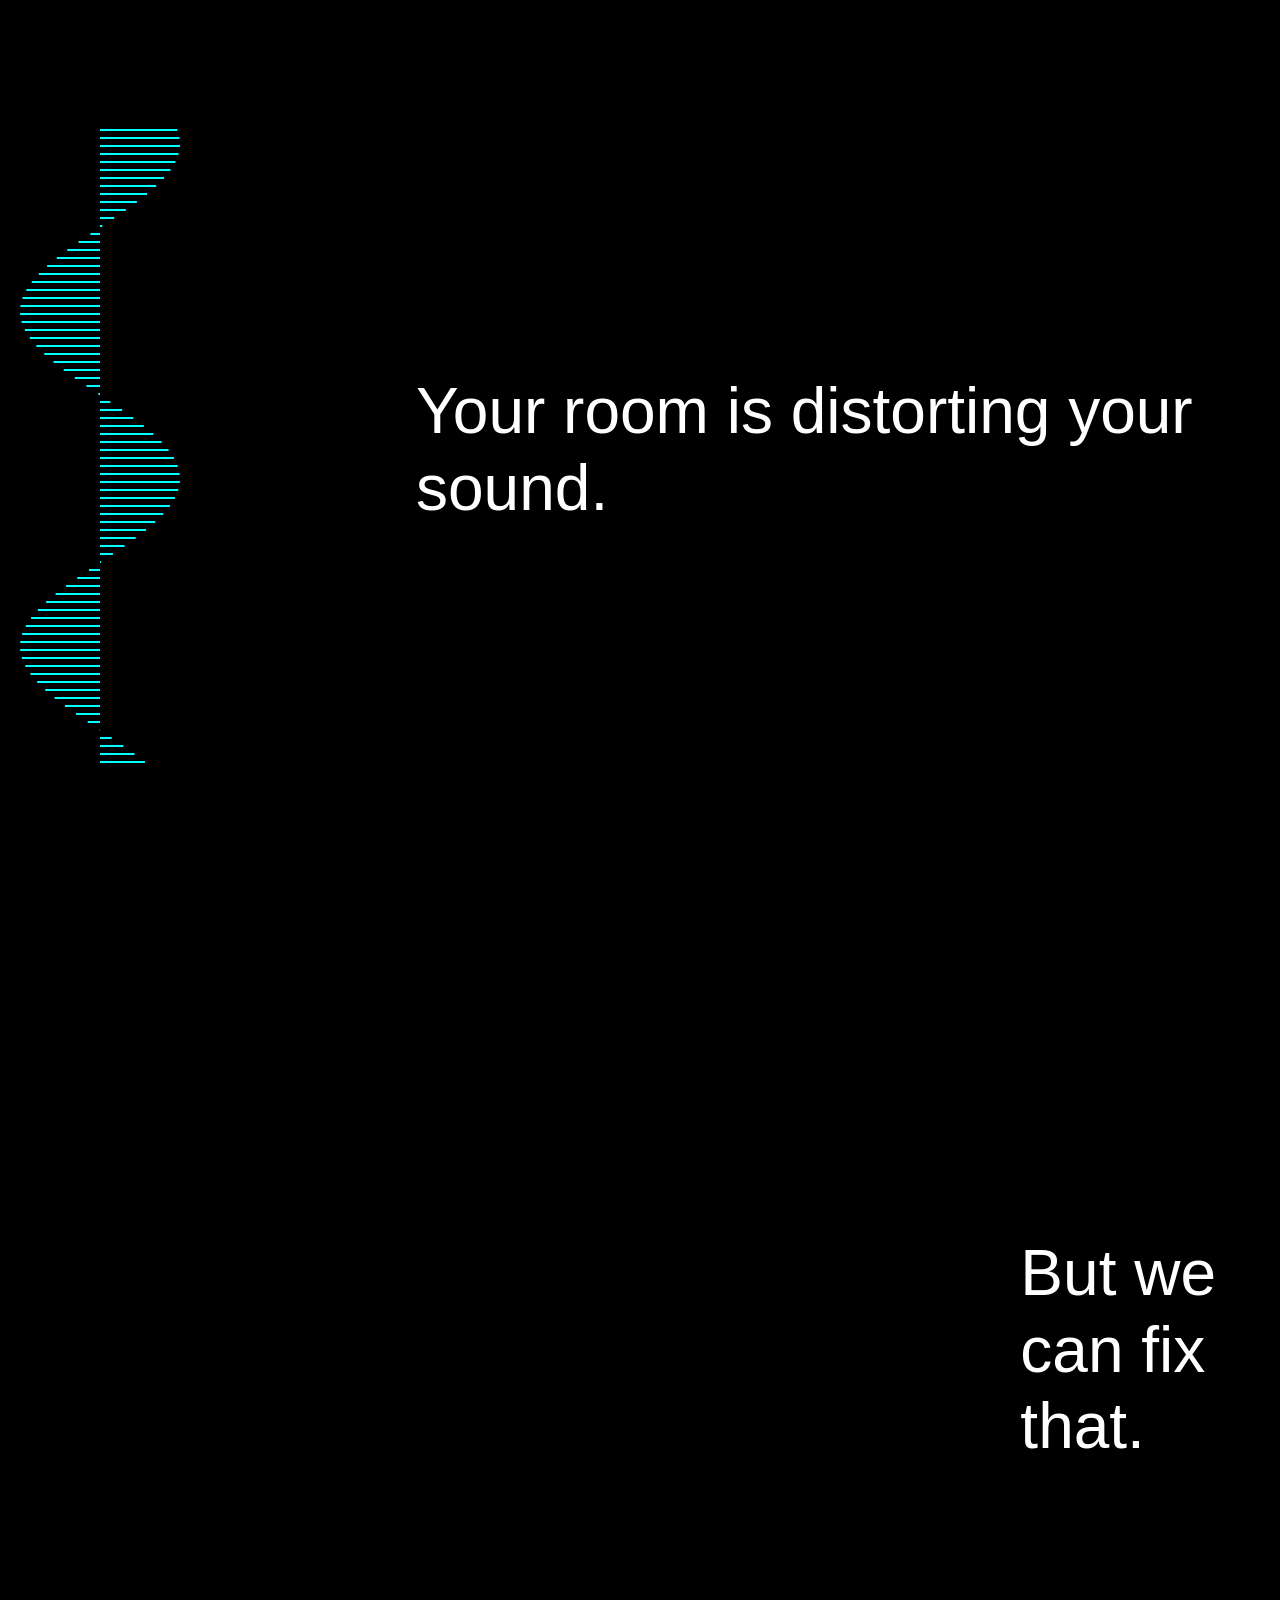
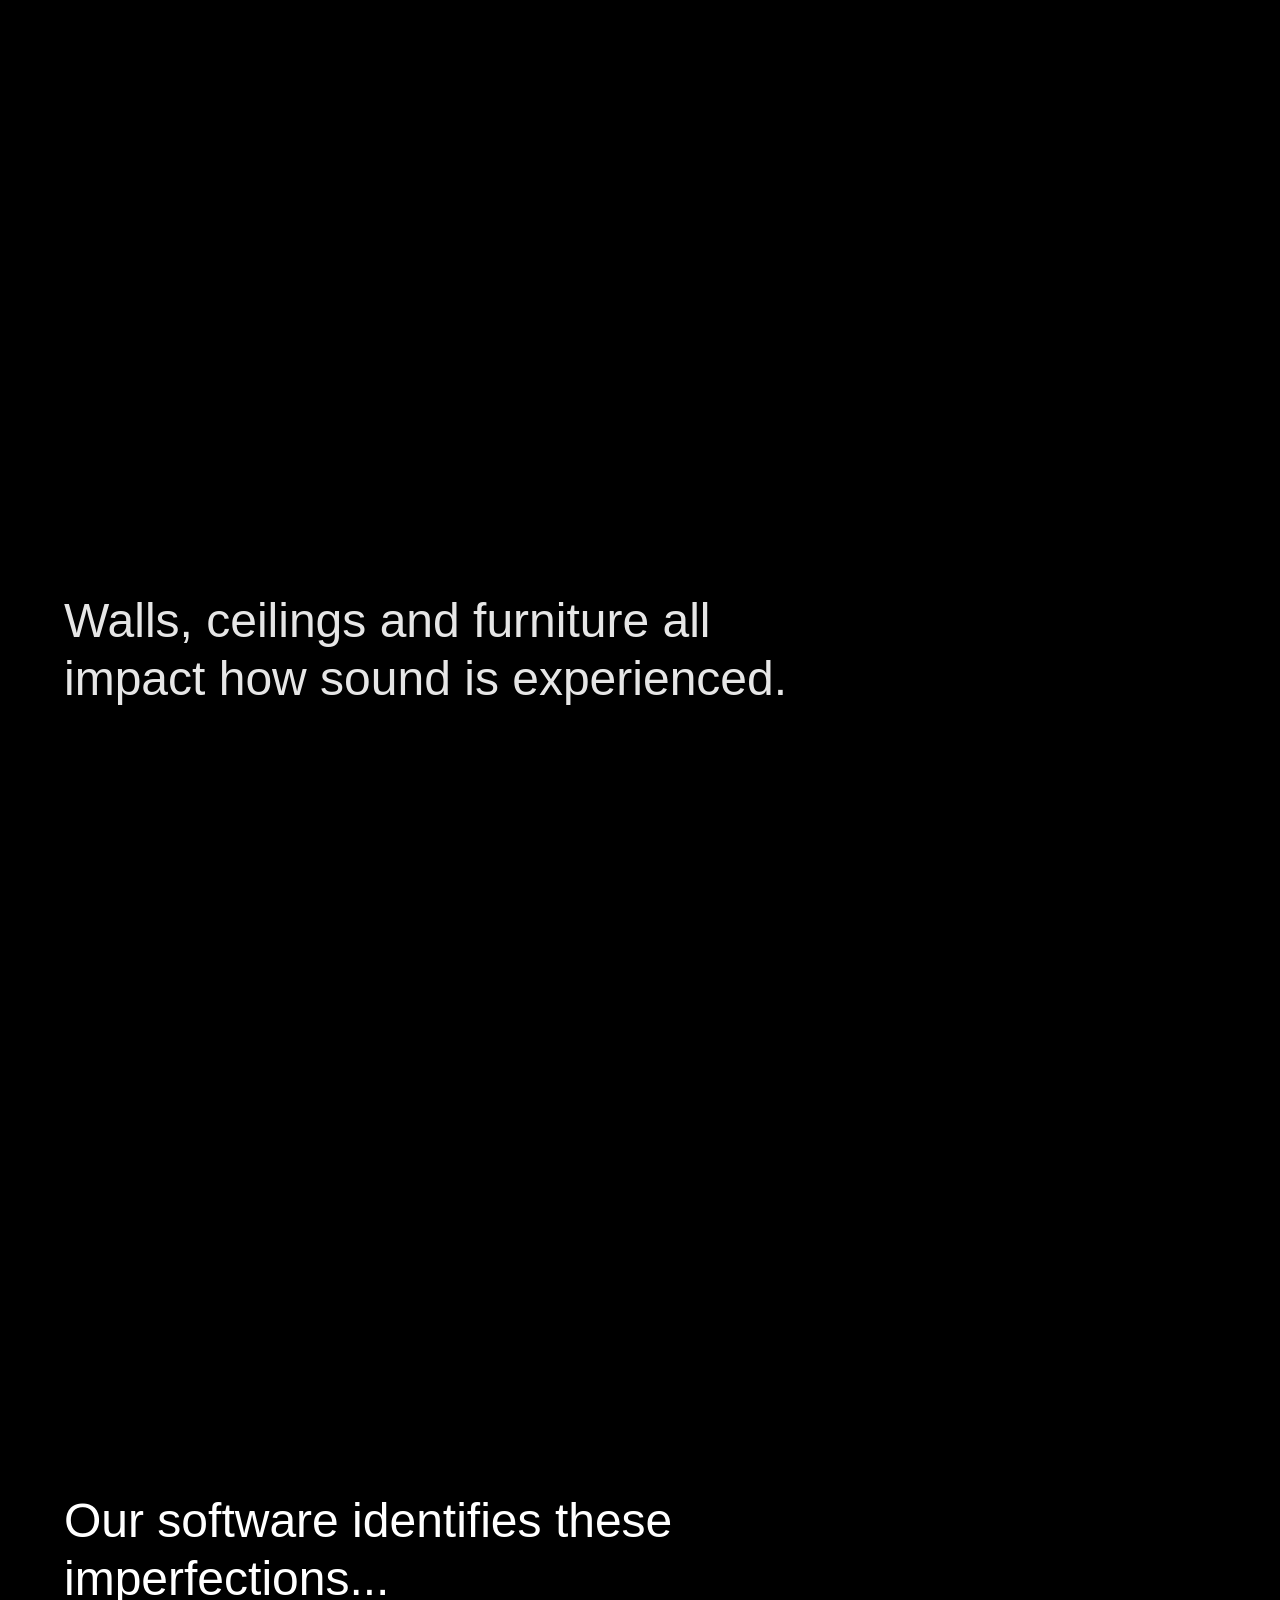
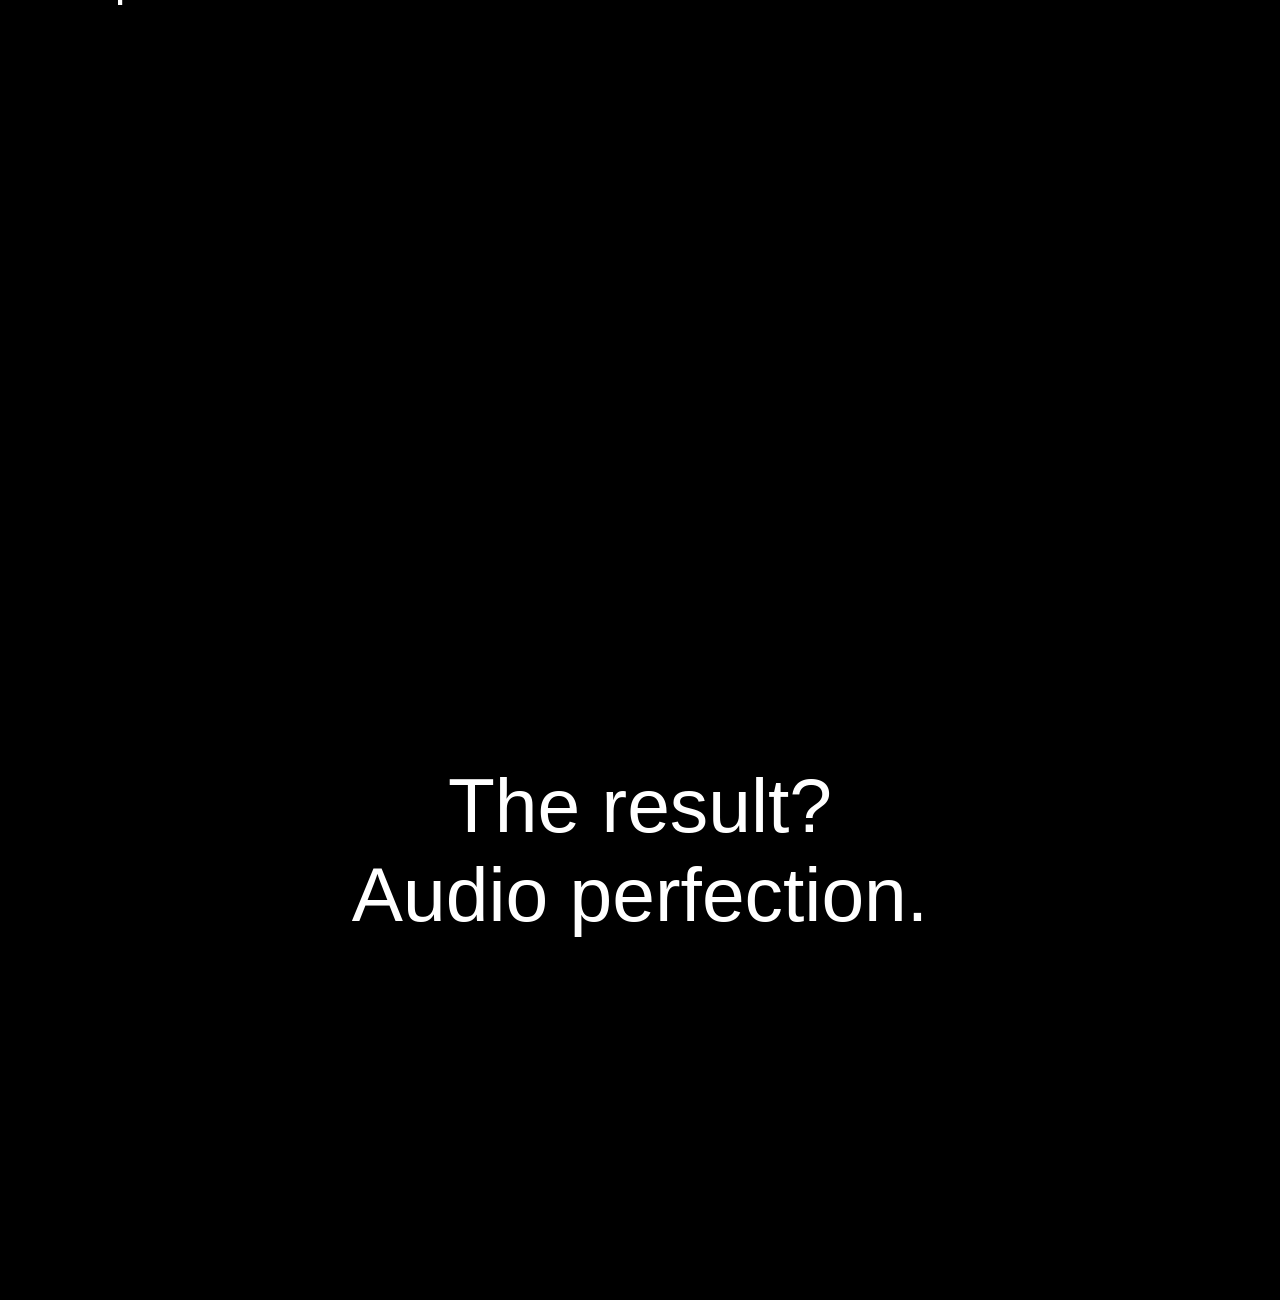
<file: desktop-folders/х╜Тцбг/dirac-wave-clone/index.html>
<!DOCTYPE html>
<html lang="zh-CN">
<head>
  <meta charset="UTF-8">
  <meta name="viewport" content="width=device-width, initial-scale=1.0">
  <title>Dirac 声波动画 - 1:1 复刻</title>
  <style>
    * {
      margin: 0;
      padding: 0;
      box-sizing: border-box;
    }

    body {
      font-family: -apple-system, BlinkMacSystemFont, "Segoe UI", "Helvetica Neue", Arial, sans-serif;
      background-color: #000;
      color: #fff;
      overflow-x: hidden;
    }

    /* 波形区域 */
    .wave-section {
      position: relative;
      height: 400vh; /* 4倍屏高，提供滚动空间 */
    }

    /* 粘性Canvas容器 */
    .canvas-container {
      position: sticky;
      top: 0;
      height: 100vh;
      width: 100%;
      overflow: hidden;
      z-index: 0;
    }

    #waveCanvas {
      position: absolute;
      top: 0;
      left: 0;
      width: 100%;
      height: 100%;
      pointer-events: none;
    }

    /* 文字内容层 */
    .content-overlay {
      position: absolute;
      top: 0;
      left: 0;
      width: 100%;
      height: 100%;
      z-index: 10;
      pointer-events: none;
    }

    .screen {
      height: 100vh;
      display: flex;
      align-items: center;
      padding: 0 4rem;
    }

    .screen-1 { justify-content: flex-end; }
    .screen-2 { justify-content: flex-end; }
    .screen-3 { justify-content: flex-start; }
    .screen-4 { justify-content: flex-start; }

    .text-content {
      max-width: 800px;
      font-weight: 300;
      line-height: 1.2;
    }

    .screen-1 .text-content {
      font-size: clamp(2rem, 5vw, 4rem);
    }

    .screen-2 .text-content {
      font-size: clamp(2rem, 5vw, 4rem);
    }

    .screen-3 .text-content {
      font-size: clamp(1.5rem, 4vw, 3rem);
      opacity: 0.9;
    }

    .screen-4 .text-content {
      font-size: clamp(1.5rem, 4vw, 3rem);
    }

    /* 后续内容区 */
    .result-section {
      height: 100vh;
      display: flex;
      align-items: center;
      justify-content: center;
      padding: 0 2rem;
      text-align: center;
    }

    .result-section h1 {
      font-size: clamp(2.5rem, 6vw, 5rem);
      font-weight: 300;
    }

    /* 调试信息 */
    .debug-info {
      position: fixed;
      top: 20px;
      left: 20px;
      background: rgba(0, 0, 0, 0.8);
      padding: 15px;
      border-radius: 8px;
      font-family: monospace;
      font-size: 14px;
      z-index: 1000;
      display: none; /* 默认隐藏，按D键显示 */
    }

    .debug-info.show {
      display: block;
    }

    /* 响应式 */
    @media (max-width: 768px) {
      .screen {
        padding: 0 2rem;
      }
    }
  </style>
</head>
<body>

  <!-- 调试信息面板 -->
  <div class="debug-info" id="debugInfo">
    <div>滚动进度: <span id="progressText">0.0%</span></div>
    <div>当前阶段: <span id="phaseText">阶段1</span></div>
    <div>帧率: <span id="fpsText">60 FPS</span></div>
    <div style="margin-top: 10px; opacity: 0.6;">按 D 键隐藏</div>
  </div>

  <!-- 波形动画区域 -->
  <section class="wave-section">
    <!-- 粘性Canvas背景 -->
    <div class="canvas-container">
      <canvas id="waveCanvas"></canvas>
    </div>

    <!-- 滚动文字内容 -->
    <div class="content-overlay">
      <div class="screen screen-1">
        <div class="text-content">
          Your room is distorting your sound.
        </div>
      </div>

      <div class="screen screen-2">
        <div class="text-content">
          But we<br>can fix<br>that.
        </div>
      </div>

      <div class="screen screen-3">
        <div class="text-content">
          Walls, ceilings and furniture all impact how sound is experienced.
        </div>
      </div>

      <div class="screen screen-4">
        <div class="text-content">
          Our software identifies these imperfections...
        </div>
      </div>
    </div>
  </section>

  <!-- 结果展示区 -->
  <section class="result-section">
    <h1>The result?<br>Audio perfection.</h1>
  </section>

  <script>
    // ==========================================
    // 全局变量
    // ==========================================
    const canvas = document.getElementById('waveCanvas');
    const ctx = canvas.getContext('2d');
    let scrollProgress = 0;
    let canvasWidth = 0;
    let canvasHeight = 0;

    // FPS计算
    let lastFrameTime = performance.now();
    let frameCount = 0;
    let fps = 60;

    // 调试模式
    let debugMode = false;

    // ==========================================
    // 初始化Canvas尺寸
    // ==========================================
    function resizeCanvas() {
      const dpr = window.devicePixelRatio || 1;

      canvasWidth = window.innerWidth;
      canvasHeight = window.innerHeight;

      canvas.width = canvasWidth * dpr;
      canvas.height = canvasHeight * dpr;

      canvas.style.width = canvasWidth + 'px';
      canvas.style.height = canvasHeight + 'px';

      ctx.scale(dpr, dpr);
    }

    resizeCanvas();
    window.addEventListener('resize', resizeCanvas);

    // ==========================================
    // 计算滚动进度
    // ==========================================
    let ticking = false;

    function calculateScrollProgress() {
      const section = document.querySelector('.wave-section');
      const rect = section.getBoundingClientRect();

      const sectionHeight = section.clientHeight;
      const viewportHeight = window.innerHeight;
      const scrollableHeight = sectionHeight - viewportHeight;
      const scrolled = -rect.top;

      scrollProgress = Math.max(0, Math.min(1, scrolled / scrollableHeight));

      // 更新调试信息
      if (debugMode) {
        updateDebugInfo();
      }
    }

    function handleScroll() {
      if (!ticking) {
        window.requestAnimationFrame(() => {
          calculateScrollProgress();
          ticking = false;
        });
        ticking = true;
      }
    }

    window.addEventListener('scroll', handleScroll, { passive: true });

    // ==========================================
    // 调试信息更新
    // ==========================================
    function updateDebugInfo() {
      document.getElementById('progressText').textContent = (scrollProgress * 100).toFixed(1) + '%';

      let phase = '阶段1：单侧波形';
      if (scrollProgress >= 0.75) phase = '阶段4：完整3D';
      else if (scrollProgress >= 0.5) phase = '阶段3：3D形成';
      else if (scrollProgress >= 0.25) phase = '阶段2：对称波';

      document.getElementById('phaseText').textContent = phase;
      document.getElementById('fpsText').textContent = fps.toFixed(0) + ' FPS';
    }

    // 切换调试模式
    document.addEventListener('keydown', (e) => {
      if (e.key === 'd' || e.key === 'D') {
        debugMode = !debugMode;
        document.getElementById('debugInfo').classList.toggle('show', debugMode);
      }
    });

    // ==========================================
    // 配置参数
    // ==========================================
    const config = {
      lineCount: 80,
      lineSpacing: 8,
      lineWidth: 2,

      colors: {
        cyan: '#00ffff',
        red: '#ff6464',
        white: '#ffffff'
      },

      animationSpeed: 0.0008
    };

    // ==========================================
    // 阶段1：单侧横向波形
    // ==========================================
    function drawPhase1(centerY, time, progress) {
      ctx.strokeStyle = config.colors.cyan;
      ctx.lineWidth = config.lineWidth;

      const phase = time * config.animationSpeed;

      for (let i = 0; i < config.lineCount; i++) {
        const y = centerY - (config.lineCount / 2) * config.lineSpacing + i * config.lineSpacing;

        // 正弦波计算
        const frequency = 0.15;
        const amplitude = 80;
        const offset = Math.sin(i * frequency + phase) * amplitude;

        // 逐渐显示效果
        const lineProgress = Math.max(0, Math.min(1, progress * 2 - (i / config.lineCount)));
        const length = 200 * lineProgress + offset;

        ctx.beginPath();
        ctx.moveTo(100, y);
        ctx.lineTo(100 + length, y);
        ctx.stroke();
      }
    }

    // ==========================================
    // 阶段2：对称双波形（青色+红色）
    // ==========================================
    function drawPhase2(centerX, centerY, time, progress) {
      ctx.lineWidth = config.lineWidth;

      const phase = time * config.animationSpeed;
      const separation = 300 * progress; // 左右分离距离

      for (let i = 0; i < config.lineCount; i++) {
        const y = centerY - (config.lineCount / 2) * config.lineSpacing + i * config.lineSpacing;

        // 复合波形
        const frequency1 = 0.2;
        const frequency2 = 0.15;
        const amplitude1 = 100;
        const amplitude2 = 60;

        const offset =
          Math.sin(i * frequency1 + phase) * amplitude1 +
          Math.sin(i * frequency2 + phase * 1.5) * amplitude2;

        // 左侧青色
        ctx.strokeStyle = config.colors.cyan;
        ctx.beginPath();
        ctx.moveTo(centerX - separation, y);
        ctx.lineTo(centerX - separation - offset, y);
        ctx.stroke();

        // 右侧红色
        ctx.strokeStyle = config.colors.red;
        ctx.beginPath();
        ctx.moveTo(centerX + separation, y);
        ctx.lineTo(centerX + separation + offset, y);
        ctx.stroke();
      }
    }

    // ==========================================
    // 阶段3：3D网格形成过程
    // ==========================================
    function drawPhase3(centerX, centerY, time, progress) {
      ctx.strokeStyle = config.colors.white;
      ctx.lineWidth = 1;
      ctx.globalAlpha = 0.6 + progress * 0.4;

      const phase = time * config.animationSpeed;
      const gridSize = 60;
      const scale = 5;

      // 2D到3D的混合比例
      const mixRatio = progress;

      // 绘制纵向网格线
      for (let x = -gridSize/2; x <= gridSize/2; x += 2) {
        ctx.beginPath();

        for (let z = -gridSize/2; z <= gridSize/2; z += 1) {
          // 3D波形
          const wave3D = Math.sin(x * 0.12 + phase) * Math.cos(z * 0.12 + phase) * 12;

          // 2D波形
          const wave2D = Math.sin(x * 0.2 + phase) * 8;

          // 混合
          const waveHeight = wave2D * (1 - mixRatio) + wave3D * mixRatio;

          // 3D投影
          const perspective = 0.8;
          const depth = z * perspective;

          const screenX = centerX + x * scale;
          const screenY = centerY + depth * 2 + waveHeight * 8;

          if (z === -gridSize/2) {
            ctx.moveTo(screenX, screenY);
          } else {
            ctx.lineTo(screenX, screenY);
          }
        }
        ctx.stroke();
      }

      ctx.globalAlpha = 1.0;
    }

    // ==========================================
    // 阶段4：完整3D波形 + 光晕
    // ==========================================
    function drawPhase4(centerX, centerY, time, progress) {
      ctx.strokeStyle = config.colors.white;
      ctx.lineWidth = 1;

      const phase = time * config.animationSpeed;
      const gridSize = 80;
      const scale = 5;

      // 添加光晕效果
      const gradient = ctx.createRadialGradient(
        centerX, centerY, 0,
        centerX, centerY, 400
      );
      gradient.addColorStop(0, 'rgba(255, 255, 255, 0.1)');
      gradient.addColorStop(0.5, 'rgba(255, 255, 255, 0.05)');
      gradient.addColorStop(1, 'rgba(255, 255, 255, 0)');

      ctx.fillStyle = gradient;
      ctx.fillRect(0, 0, canvasWidth, canvasHeight);

      // 绘制纵向网格
      for (let x = -gridSize/2; x <= gridSize/2; x += 2) {
        ctx.beginPath();

        for (let z = -gridSize/2; z <= gridSize/2; z += 1) {
          // 三频叠加波形
          const wave =
            Math.sin(x * 0.1 + phase) * Math.cos(z * 0.1 + phase) * 15 +
            Math.sin(x * 0.05 + phase * 0.7) * Math.sin(z * 0.08 + phase * 0.7) * 8 +
            Math.cos(x * 0.15 - phase * 1.2) * Math.cos(z * 0.12 - phase * 1.2) * 5;

          // 透视投影
          const perspective = 0.7;
          const depth = z * perspective;

          const screenX = centerX + x * scale;
          const screenY = centerY + depth * 3 + wave * 10;

          // 根据深度调整透明度
          const alpha = Math.max(0.2, 1 - Math.abs(z) / gridSize);
          ctx.globalAlpha = alpha;

          if (z === -gridSize/2) {
            ctx.moveTo(screenX, screenY);
          } else {
            ctx.lineTo(screenX, screenY);
          }
        }
        ctx.stroke();
      }

      // 绘制横向网格（增加复杂度）
      ctx.globalAlpha = 0.3;
      for (let z = -gridSize/2; z <= gridSize/2; z += 4) {
        ctx.beginPath();

        for (let x = -gridSize/2; x <= gridSize/2; x += 1) {
          const wave = Math.sin(x * 0.1 + phase) * Math.cos(z * 0.1 + phase) * 15;

          const perspective = 0.7;
          const depth = z * perspective;

          const screenX = centerX + x * scale;
          const screenY = centerY + depth * 3 + wave * 10;

          if (x === -gridSize/2) {
            ctx.moveTo(screenX, screenY);
          } else {
            ctx.lineTo(screenX, screenY);
          }
        }
        ctx.stroke();
      }

      ctx.globalAlpha = 1.0;
    }

    // ==========================================
    // 主绘制函数
    // ==========================================
    function draw(time) {
      // 清空画布
      ctx.clearRect(0, 0, canvasWidth, canvasHeight);

      const centerX = canvasWidth / 2;
      const centerY = canvasHeight / 2;

      // 根据滚动进度选择绘制阶段
      if (scrollProgress < 0.25) {
        // 阶段1：单侧波形
        const phaseProgress = scrollProgress / 0.25;
        drawPhase1(centerY, time, phaseProgress);

      } else if (scrollProgress < 0.5) {
        // 阶段2：对称双波形
        const phaseProgress = (scrollProgress - 0.25) / 0.25;
        drawPhase2(centerX, centerY, time, phaseProgress);

      } else if (scrollProgress < 0.75) {
        // 阶段3：3D网格形成
        const phaseProgress = (scrollProgress - 0.5) / 0.25;
        drawPhase3(centerX, centerY, time, phaseProgress);

      } else {
        // 阶段4：完整3D波形
        const phaseProgress = (scrollProgress - 0.75) / 0.25;
        drawPhase4(centerX, centerY, time, phaseProgress);
      }

      // FPS计算
      frameCount++;
      const currentTime = performance.now();
      if (currentTime >= lastFrameTime + 1000) {
        fps = frameCount;
        frameCount = 0;
        lastFrameTime = currentTime;
      }

      // 继续动画循环
      requestAnimationFrame(draw);
    }

    // ==========================================
    // 启动动画
    // ==========================================
    requestAnimationFrame(draw);

    // 初始计算一次滚动进度
    calculateScrollProgress();
  </script>

</body>
</html>
</file>
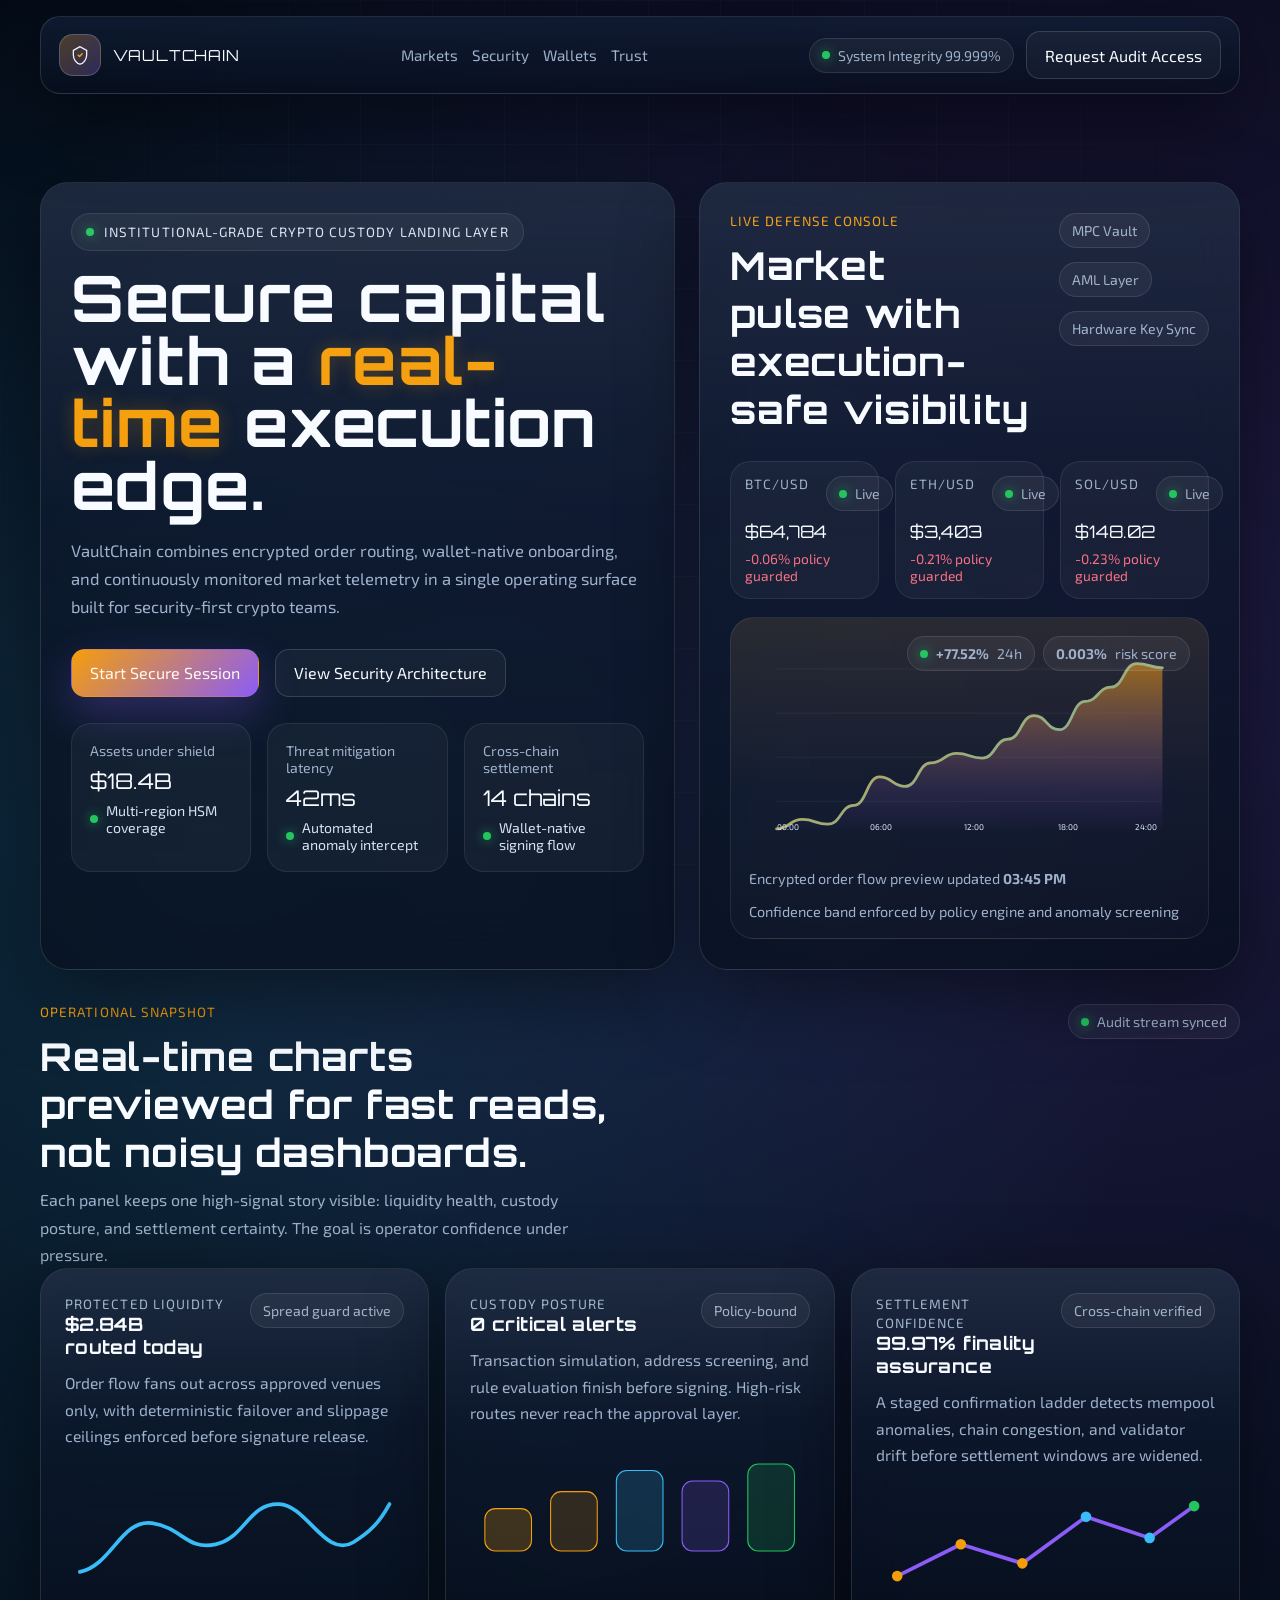
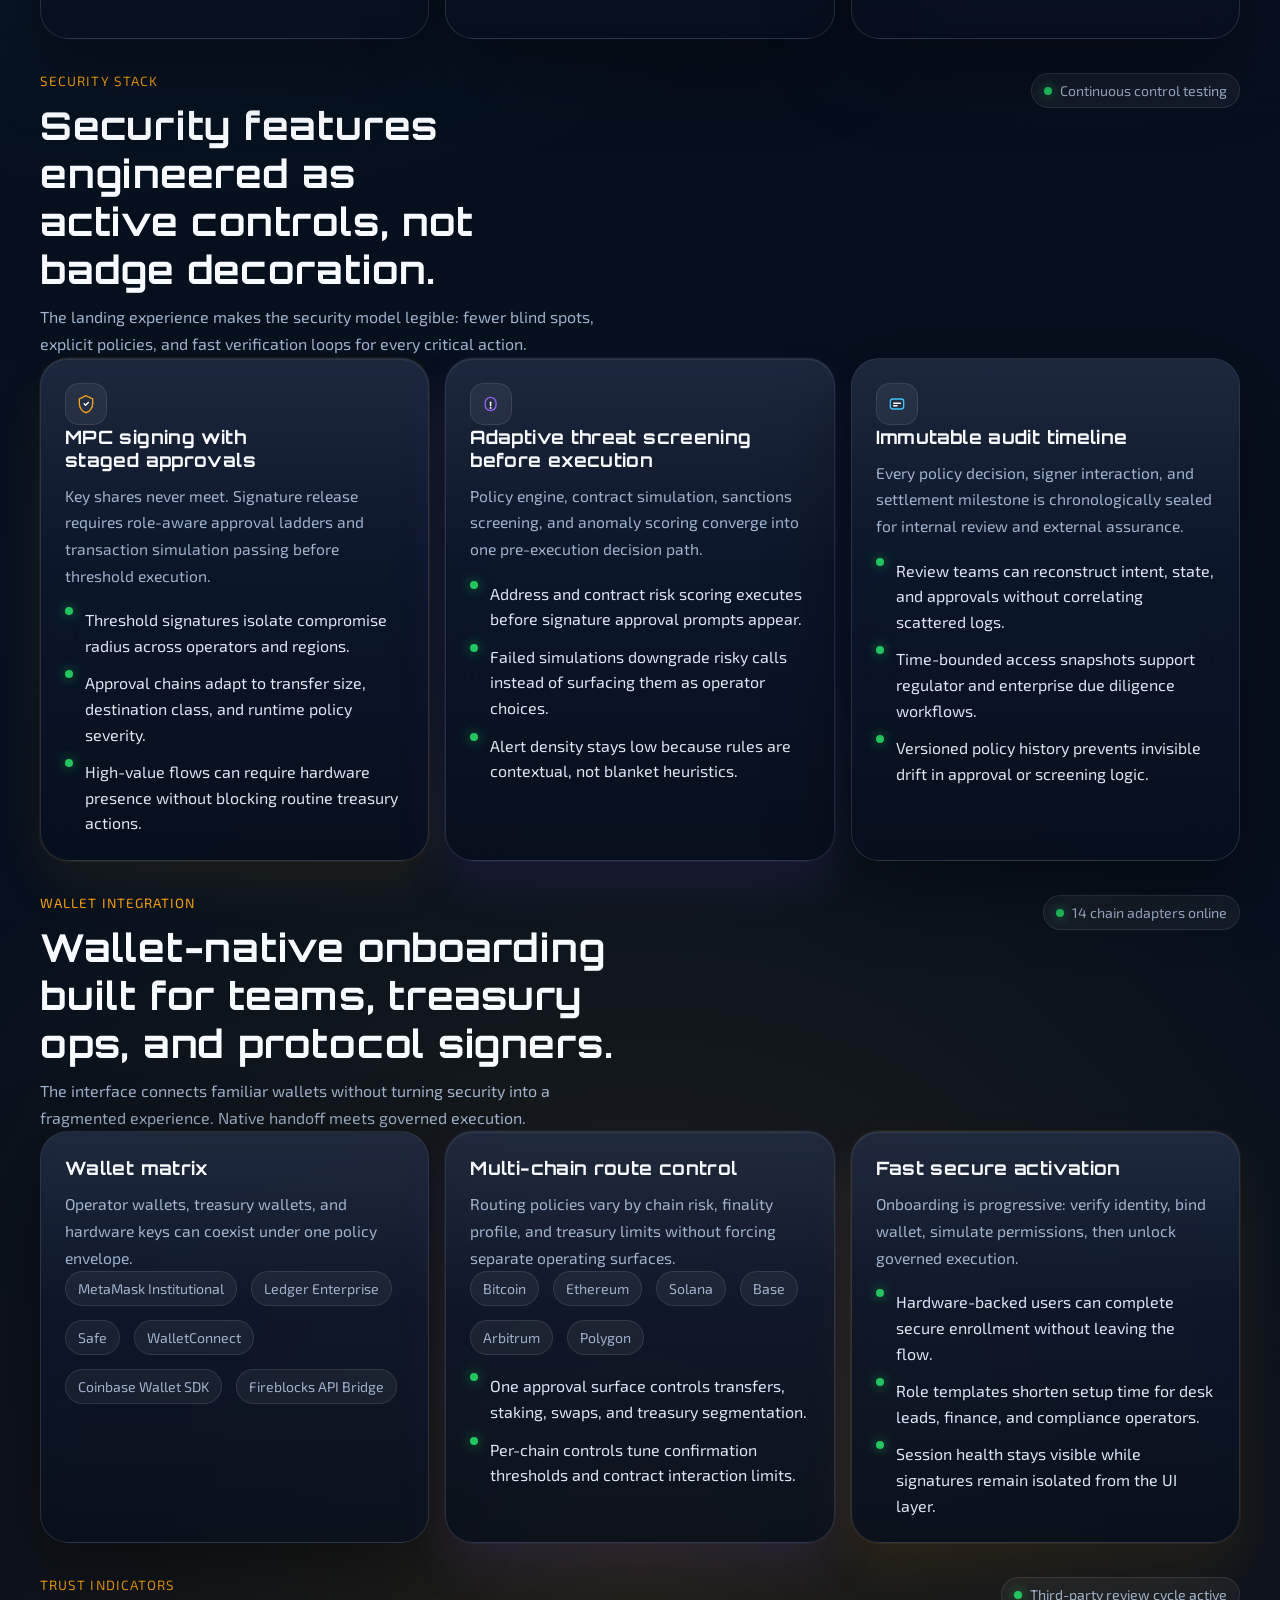
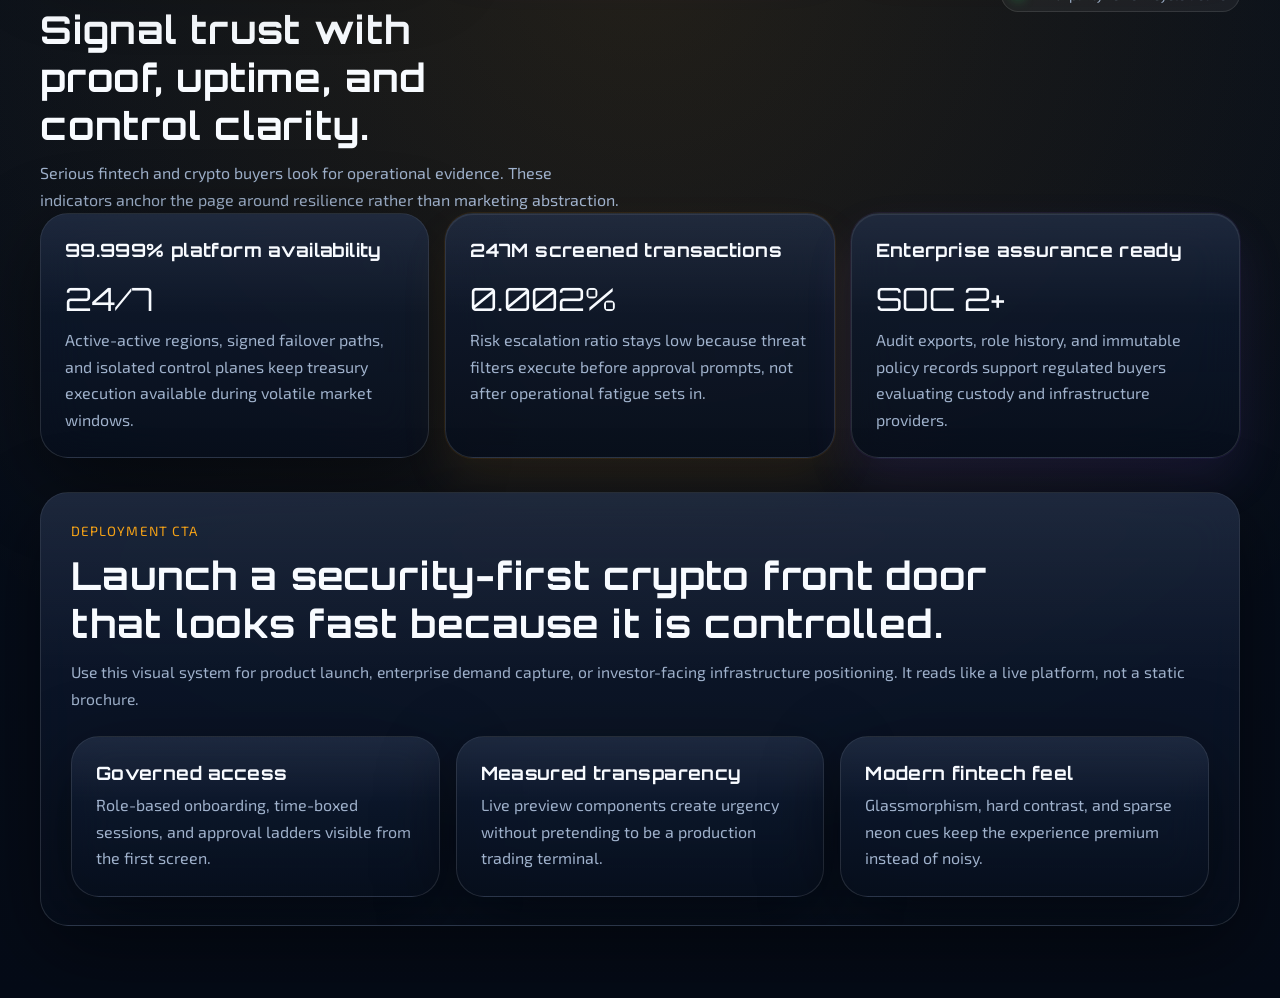
<file: desktop-folders/х╜Тцбг/ux_test/index.html>
<!DOCTYPE html>
<html lang="en">
<head>
  <meta charset="UTF-8">
  <meta name="viewport" content="width=device-width, initial-scale=1.0">
  <title>VaultChain | Secure Crypto Infrastructure</title>
  <style>
    @import url("https://fonts.googleapis.com/css2?family=Exo+2:wght@400;500;600;700&family=Orbitron:wght@500;600;700&display=swap");

    :root {
      --bg: #06111f;
      --bg-soft: #0b1730;
      --panel: rgba(10, 24, 48, 0.62);
      --panel-strong: rgba(10, 24, 48, 0.82);
      --border: rgba(255, 255, 255, 0.12);
      --text: #f8fbff;
      --muted: #9fb1cb;
      --gold: #f59e0b;
      --violet: #8b5cf6;
      --cyan: #38bdf8;
      --green: #22c55e;
      --red: #fb7185;
      --shadow: 0 24px 80px rgba(0, 0, 0, 0.45);
      --max-width: 1200px;
      --radius-xl: 28px;
      --radius-lg: 22px;
      --radius-md: 16px;
      --ease: 220ms ease;
    }

    * { box-sizing: border-box; }
    html { scroll-behavior: smooth; }
    body {
      margin: 0;
      min-width: 320px;
      font-family: "Exo 2", sans-serif;
      color: var(--text);
      background:
        radial-gradient(circle at 15% 20%, rgba(56, 189, 248, 0.18), transparent 28%),
        radial-gradient(circle at 85% 15%, rgba(139, 92, 246, 0.2), transparent 30%),
        radial-gradient(circle at 50% 75%, rgba(245, 158, 11, 0.12), transparent 28%),
        linear-gradient(180deg, #030712 0%, var(--bg) 52%, #050b17 100%);
      position: relative;
      overflow-x: hidden;
    }
    body::before {
      content: "";
      position: fixed;
      inset: 0;
      background-image:
        linear-gradient(rgba(255, 255, 255, 0.025) 1px, transparent 1px),
        linear-gradient(90deg, rgba(255, 255, 255, 0.025) 1px, transparent 1px);
      background-size: 72px 72px;
      mask-image: radial-gradient(circle at center, black 55%, transparent 92%);
      pointer-events: none;
      z-index: -1;
    }
    a { color: inherit; text-decoration: none; }
    button { font: inherit; }
    img, svg { display: block; max-width: 100%; }
    .page-shell { width: min(var(--max-width), calc(100% - 32px)); margin: 0 auto; }
    .floating-nav { position: sticky; top: 16px; z-index: 20; margin-top: 16px; }
    .nav-frame, .glass {
      background: linear-gradient(180deg, rgba(17, 30, 55, 0.78), rgba(7, 15, 29, 0.74));
      border: 1px solid var(--border);
      box-shadow: var(--shadow);
      backdrop-filter: blur(22px);
      -webkit-backdrop-filter: blur(22px);
    }
    .nav-frame {
      display: flex;
      align-items: center;
      justify-content: space-between;
      gap: 20px;
      padding: 14px 18px;
      border-radius: 20px;
    }
    .brand {
      display: inline-flex;
      align-items: center;
      gap: 12px;
      font-family: "Orbitron", sans-serif;
      letter-spacing: 0.06em;
      font-size: 0.95rem;
      text-transform: uppercase;
    }
    .brand-mark {
      width: 42px;
      height: 42px;
      border-radius: 14px;
      display: grid;
      place-items: center;
      background: linear-gradient(135deg, rgba(245, 158, 11, 0.24), rgba(139, 92, 246, 0.24)), rgba(255, 255, 255, 0.04);
      border: 1px solid rgba(255, 255, 255, 0.18);
    }
    .nav-links, .tag-row, .wallet-chips { display: flex; align-items: center; gap: 14px; flex-wrap: wrap; }
    .nav-links { color: var(--muted); font-size: 0.95rem; }
    .nav-actions { display: flex; align-items: center; gap: 12px; }
    .status-pill, .tag, .metric-chip, .wallet-chip {
      display: inline-flex;
      align-items: center;
      gap: 8px;
      padding: 8px 12px;
      border-radius: 999px;
      border: 1px solid rgba(255, 255, 255, 0.1);
      background: rgba(255, 255, 255, 0.05);
      color: var(--muted);
      font-size: 0.88rem;
      white-space: nowrap;
    }
    .status-dot, .mini-dot {
      width: 8px;
      height: 8px;
      border-radius: 50%;
      background: var(--green);
      box-shadow: 0 0 12px rgba(34, 197, 94, 0.7);
      flex: 0 0 auto;
    }
    .cta-primary, .cta-secondary {
      display: inline-flex;
      align-items: center;
      justify-content: center;
      gap: 10px;
      min-height: 48px;
      padding: 0 18px;
      border-radius: 14px;
      border: 1px solid transparent;
      cursor: pointer;
      transition: transform var(--ease), border-color var(--ease), background-color var(--ease), box-shadow var(--ease);
    }
    .cta-primary { color: #fffaf1; background: linear-gradient(135deg, var(--gold), var(--violet)); box-shadow: 0 16px 40px rgba(139, 92, 246, 0.28); }
    .cta-secondary { color: var(--text); background: rgba(255, 255, 255, 0.04); border-color: rgba(255, 255, 255, 0.14); }
    .cta-primary:hover, .cta-primary:focus-visible, .cta-secondary:hover, .cta-secondary:focus-visible, .wallet-chip:hover, .wallet-chip:focus-visible { transform: translateY(-1px); }
    .cta-primary:focus-visible, .cta-secondary:focus-visible, .wallet-chip:focus-visible, .nav-links a:focus-visible { outline: 2px solid rgba(56, 189, 248, 0.95); outline-offset: 3px; }
    main { padding: 42px 0 72px; }
    section { margin-top: 34px; }
    .hero { display: grid; grid-template-columns: minmax(0, 1.08fr) minmax(320px, 0.92fr); gap: 24px; align-items: stretch; padding-top: 12px; }
    .hero-copy, .hero-card, .panel-card, .security-card, .trust-card, .wallet-card, .bottom-cta { border-radius: var(--radius-xl); position: relative; overflow: hidden; }
    .hero-copy, .hero-card, .bottom-cta { padding: 30px; }
    .panel-card, .security-card, .wallet-card, .trust-card { padding: 24px; }
    .hero-copy::before, .hero-card::before, .panel-card::before, .security-card::before, .wallet-card::before, .trust-card::before, .bottom-cta::before {
      content: "";
      position: absolute;
      inset: 0;
      background: linear-gradient(180deg, rgba(255, 255, 255, 0.06), transparent 42%);
      pointer-events: none;
    }
    .eyebrow, .section-label, .small-label, .ticker-name {
      text-transform: uppercase;
      letter-spacing: 0.08em;
      font-size: 0.84rem;
    }
    .eyebrow {
      display: inline-flex;
      align-items: center;
      gap: 10px;
      margin-bottom: 16px;
      padding: 10px 14px;
      border-radius: 999px;
      background: rgba(255, 255, 255, 0.05);
      border: 1px solid rgba(255, 255, 255, 0.09);
      color: #d8e3f5;
    }
    .section-label { color: var(--gold); display: block; margin-bottom: 12px; }
    h1, h2, h3, .numeric { margin: 0; font-family: "Orbitron", sans-serif; letter-spacing: 0.02em; text-wrap: balance; }
    h1 { max-width: 10.5ch; font-size: clamp(2.8rem, 5vw, 5rem); line-height: 0.98; }
    h2 { font-size: clamp(1.8rem, 3vw, 2.6rem); margin-bottom: 10px; }
    .headline-accent { color: var(--gold); text-shadow: 0 0 18px rgba(245, 158, 11, 0.26); }
    .hero-copy p, .section-copy p, .card-copy, .subtle, .trust-foot { color: var(--muted); line-height: 1.7; margin: 0; }
    .hero-copy p { margin-top: 18px; max-width: 58ch; font-size: 1.04rem; }
    .hero-actions, .hero-metrics, .mini-grid, .security-grid, .wallet-grid, .trust-grid, .bottom-row, .price-strip { display: grid; gap: 16px; }
    .hero-actions { margin-top: 28px; grid-template-columns: repeat(2, minmax(0, max-content)); }
    .hero-metrics { margin-top: 26px; grid-template-columns: repeat(3, minmax(0, 1fr)); }
    .mini-grid, .security-grid, .wallet-grid, .trust-grid, .bottom-row, .price-strip { grid-template-columns: repeat(3, minmax(0, 1fr)); }
    .metric-box, .ticker-card, .chart-shell {
      border-radius: 20px;
      background: rgba(255, 255, 255, 0.04);
      border: 1px solid rgba(255, 255, 255, 0.08);
    }
    .metric-box { padding: 18px; }
    .metric-label { color: var(--muted); font-size: 0.88rem; margin-bottom: 8px; display: block; }
    .metric-value, .ticker-price, .trust-value { font-family: "Orbitron", sans-serif; }
    .metric-value { font-size: 1.35rem; }
    .metric-foot { color: #d7e2f5; font-size: 0.88rem; margin-top: 8px; display: inline-flex; align-items: center; gap: 8px; }
    .hero-card { display: grid; gap: 18px; }
    .hero-card-top, .ticker-head, .card-head, .section-head, .chart-foot {
      display: flex;
      align-items: flex-start;
      justify-content: space-between;
      gap: 16px;
    }
    .ticker-card { padding: 14px; }
    .ticker-name, .small-label { color: var(--muted); }
    .ticker-price { margin-top: 10px; font-size: 1.08rem; }
    .ticker-change { margin-top: 8px; font-size: 0.86rem; color: #dfe9f8; }
    .positive { color: var(--green); }
    .negative { color: var(--red); }
    .chart-shell {
      position: relative;
      padding: 18px;
      border-radius: 24px;
      background: linear-gradient(180deg, rgba(245, 158, 11, 0.08), transparent 55%), linear-gradient(180deg, rgba(255, 255, 255, 0.04), rgba(255, 255, 255, 0.02));
    }
    .chart-overlay { position: absolute; top: 18px; right: 18px; display: flex; gap: 8px; }
    .chart-foot { margin-top: 14px; align-items: center; flex-wrap: wrap; color: var(--muted); font-size: 0.9rem; }
    .section-copy { max-width: 58ch; }
    .panel-card { min-height: 230px; }
    .panel-card svg { margin-top: 18px; }
    .card-copy { margin-top: 12px; font-size: 0.98rem; }
    .security-card h3, .wallet-card h3, .trust-card h3, .panel-card h3 { font-size: 1.15rem; }
    .security-card ul, .wallet-card ul {
      list-style: none;
      padding: 0;
      margin: 18px 0 0;
      display: grid;
      gap: 12px;
      color: #dbe5f4;
    }
    .security-card li, .wallet-card li { display: flex; align-items: flex-start; gap: 12px; line-height: 1.6; }
    .icon-box {
      width: 42px;
      height: 42px;
      border-radius: 14px;
      flex: 0 0 auto;
      display: grid;
      place-items: center;
      background: rgba(255, 255, 255, 0.06);
      border: 1px solid rgba(255, 255, 255, 0.09);
    }
    .wallet-chip {
      cursor: pointer;
      transition: border-color var(--ease), background-color var(--ease), transform var(--ease);
    }
    .wallet-chip:hover, .wallet-chip:focus-visible { background: rgba(255, 255, 255, 0.08); border-color: rgba(255, 255, 255, 0.22); }
    .trust-value { margin-top: 18px; font-size: 2rem; }
    .trust-foot { margin-top: 8px; line-height: 1.65; }
    .bottom-cta { padding-bottom: 28px; }
    .bottom-row { margin-top: 24px; }
    .glow-gold {
      box-shadow: inset 0 1px 0 rgba(255, 255, 255, 0.08), 0 0 0 1px rgba(245, 158, 11, 0.08), 0 24px 50px rgba(245, 158, 11, 0.08);
    }
    .glow-violet {
      box-shadow: inset 0 1px 0 rgba(255, 255, 255, 0.08), 0 0 0 1px rgba(139, 92, 246, 0.08), 0 24px 50px rgba(139, 92, 246, 0.1);
    }
    @media (max-width: 1100px) {
      .hero, .mini-grid, .security-grid, .wallet-grid, .trust-grid, .bottom-row, .price-strip { grid-template-columns: 1fr; }
      .hero-actions, .hero-metrics { grid-template-columns: 1fr; }
    }
    @media (max-width: 780px) {
      .page-shell { width: min(var(--max-width), calc(100% - 20px)); }
      .nav-frame, .section-head, .hero-card-top, .chart-foot { flex-direction: column; align-items: flex-start; }
      .nav-links { display: none; }
      .hero-copy, .hero-card, .panel-card, .security-card, .wallet-card, .trust-card, .bottom-cta { padding: 22px; }
      h1 { max-width: 100%; }
      .hero-actions { grid-template-columns: 1fr; }
      .nav-actions { width: 100%; justify-content: space-between; }
    }
    @media (prefers-reduced-motion: reduce) {
      html { scroll-behavior: auto; }
      *, *::before, *::after { animation: none !important; transition-duration: 0.01ms !important; transition-delay: 0ms !important; }
    }
  </style>
</head>
<body>
  <div class="page-shell">
    <header class="floating-nav">
      <div class="nav-frame">
        <a class="brand" href="#top" aria-label="VaultChain home">
          <span class="brand-mark" aria-hidden="true">
            <svg width="20" height="20" viewBox="0 0 24 24" fill="none">
              <path d="M12 2L4 6.5V12C4 17.1 7.41 21.87 12 23C16.59 21.87 20 17.1 20 12V6.5L12 2Z" stroke="#F8FAFC" stroke-width="1.5"/>
              <path d="M9.8 12.2L11.4 13.8L14.6 10.6" stroke="#F59E0B" stroke-width="1.8" stroke-linecap="round" stroke-linejoin="round"/>
            </svg>
          </span>
          VaultChain
        </a>
        <nav class="nav-links" aria-label="Primary">
          <a href="#markets">Markets</a>
          <a href="#security">Security</a>
          <a href="#wallets">Wallets</a>
          <a href="#trust">Trust</a>
        </nav>
        <div class="nav-actions">
          <span class="status-pill"><span class="status-dot"></span>System Integrity 99.999%</span>
          <button class="cta-secondary" type="button">Request Audit Access</button>
        </div>
      </div>
    </header>

    <main id="top">
      <section class="hero">
        <article class="hero-copy glass">
          <span class="eyebrow"><span class="mini-dot"></span>Institutional-grade crypto custody landing layer</span>
          <h1>Secure capital with a <span class="headline-accent">real-time</span> execution edge.</h1>
          <p>VaultChain combines encrypted order routing, wallet-native onboarding, and continuously monitored market telemetry in a single operating surface built for security-first crypto teams.</p>
          <div class="hero-actions">
            <button class="cta-primary" type="button">Start Secure Session</button>
            <button class="cta-secondary" type="button">View Security Architecture</button>
          </div>
          <div class="hero-metrics">
            <div class="metric-box">
              <span class="metric-label">Assets under shield</span>
              <div class="metric-value">$18.4B</div>
              <span class="metric-foot"><span class="mini-dot"></span>Multi-region HSM coverage</span>
            </div>
            <div class="metric-box">
              <span class="metric-label">Threat mitigation latency</span>
              <div class="metric-value">42ms</div>
              <span class="metric-foot"><span class="mini-dot"></span>Automated anomaly intercept</span>
            </div>
            <div class="metric-box">
              <span class="metric-label">Cross-chain settlement</span>
              <div class="metric-value">14 chains</div>
              <span class="metric-foot"><span class="mini-dot"></span>Wallet-native signing flow</span>
            </div>
          </div>
        </article>

        <aside class="hero-card glass" aria-label="Live market preview">
          <div class="hero-card-top">
            <div>
              <span class="section-label">Live Defense Console</span>
              <h2>Market pulse with execution-safe visibility</h2>
            </div>
            <div class="tag-row">
              <span class="tag">MPC Vault</span>
              <span class="tag">AML Layer</span>
              <span class="tag">Hardware Key Sync</span>
            </div>
          </div>
          <div class="price-strip">
            <div class="ticker-card"><div class="ticker-head"><span class="ticker-name">BTC/USD</span><span class="status-pill"><span class="status-dot"></span>Live</span></div><div class="ticker-price" id="btc-price">$64,820</div><div class="ticker-change positive" id="btc-change">+2.14% secure spread</div></div>
            <div class="ticker-card"><div class="ticker-head"><span class="ticker-name">ETH/USD</span><span class="status-pill"><span class="status-dot"></span>Live</span></div><div class="ticker-price" id="eth-price">$3,410</div><div class="ticker-change positive" id="eth-change">+1.62% protected flow</div></div>
            <div class="ticker-card"><div class="ticker-head"><span class="ticker-name">SOL/USD</span><span class="status-pill"><span class="status-dot"></span>Live</span></div><div class="ticker-price" id="sol-price">$148.36</div><div class="ticker-change negative" id="sol-change">-0.48% policy guarded</div></div>
          </div>
          <div class="chart-shell">
            <div class="chart-overlay">
              <span class="metric-chip"><span class="mini-dot"></span><strong id="chart-delta">+3.42%</strong> 24h</span>
              <span class="metric-chip"><strong id="threat-score">0.002%</strong> risk score</span>
            </div>
            <svg viewBox="0 0 640 320" role="img" aria-labelledby="chart-title chart-desc">
              <title id="chart-title">Secure execution chart preview</title>
              <desc id="chart-desc">A smooth area chart showing protected market momentum.</desc>
              <defs>
                <linearGradient id="area-fill" x1="0" x2="0" y1="0" y2="1">
                  <stop offset="0%" stop-color="#F59E0B" stop-opacity="0.55"/>
                  <stop offset="100%" stop-color="#8B5CF6" stop-opacity="0.02"/>
                </linearGradient>
                <linearGradient id="line-stroke" x1="0" x2="1" y1="0.2" y2="1">
                  <stop offset="0%" stop-color="#F59E0B"/>
                  <stop offset="100%" stop-color="#38BDF8"/>
                </linearGradient>
              </defs>
              <g stroke="rgba(255,255,255,0.08)" stroke-width="1">
                <line x1="40" y1="48" x2="600" y2="48"/>
                <line x1="40" y1="112" x2="600" y2="112"/>
                <line x1="40" y1="176" x2="600" y2="176"/>
                <line x1="40" y1="240" x2="600" y2="240"/>
              </g>
              <path id="area-path" fill="url(#area-fill)"></path>
              <path id="line-path" fill="none" stroke="url(#line-stroke)" stroke-width="4" stroke-linecap="round"></path>
              <g fill="#DCE7F8" font-family="Exo 2, sans-serif" font-size="12">
                <text x="40" y="282">00:00</text><text x="176" y="282">06:00</text><text x="312" y="282">12:00</text><text x="448" y="282">18:00</text><text x="560" y="282">24:00</text>
              </g>
            </svg>
            <div class="chart-foot">
              <span>Encrypted order flow preview updated <strong id="last-updated">just now</strong></span>
              <span>Confidence band enforced by policy engine and anomaly screening</span>
            </div>
          </div>
        </aside>
      </section>

      <section id="markets">
        <div class="section-head">
          <div class="section-copy">
            <span class="section-label">Operational Snapshot</span>
            <h2>Real-time charts previewed for fast reads, not noisy dashboards.</h2>
            <p>Each panel keeps one high-signal story visible: liquidity health, custody posture, and settlement certainty. The goal is operator confidence under pressure.</p>
          </div>
          <span class="status-pill"><span class="status-dot"></span>Audit stream synced</span>
        </div>
        <div class="mini-grid">
          <article class="panel-card glass">
            <div class="card-head"><div><span class="small-label">Protected Liquidity</span><h3>$2.84B routed today</h3></div><span class="tag">Spread guard active</span></div>
            <p class="card-copy">Order flow fans out across approved venues only, with deterministic failover and slippage ceilings enforced before signature release.</p>
            <svg viewBox="0 0 320 120" aria-hidden="true"><path d="M14 98C44 92 53 48 82 52C110 56 115 78 142 72C170 66 173 33 202 34C228 35 246 86 272 70C288 60 296 52 306 34" fill="none" stroke="#38BDF8" stroke-width="3.5" stroke-linecap="round"/></svg>
          </article>
          <article class="panel-card glass">
            <div class="card-head"><div><span class="small-label">Custody Posture</span><h3>0 critical alerts</h3></div><span class="tag">Policy-bound</span></div>
            <p class="card-copy">Transaction simulation, address screening, and rule evaluation finish before signing. High-risk routes never reach the approval layer.</p>
            <svg viewBox="0 0 320 120" aria-hidden="true">
              <rect x="14" y="60" width="44" height="40" rx="10" fill="rgba(245,158,11,0.22)" stroke="#F59E0B"/>
              <rect x="76" y="44" width="44" height="56" rx="10" fill="rgba(245,158,11,0.16)" stroke="#F59E0B"/>
              <rect x="138" y="24" width="44" height="76" rx="10" fill="rgba(56,189,248,0.16)" stroke="#38BDF8"/>
              <rect x="200" y="34" width="44" height="66" rx="10" fill="rgba(139,92,246,0.16)" stroke="#8B5CF6"/>
              <rect x="262" y="18" width="44" height="82" rx="10" fill="rgba(34,197,94,0.16)" stroke="#22C55E"/>
            </svg>
          </article>
          <article class="panel-card glass">
            <div class="card-head"><div><span class="small-label">Settlement Confidence</span><h3>99.97% finality assurance</h3></div><span class="tag">Cross-chain verified</span></div>
            <p class="card-copy">A staged confirmation ladder detects mempool anomalies, chain congestion, and validator drift before settlement windows are widened.</p>
            <svg viewBox="0 0 320 120" aria-hidden="true">
              <path d="M20 84L80 54L138 72L198 28L258 48L300 18" fill="none" stroke="#8B5CF6" stroke-width="3.5" stroke-linecap="round"/>
              <circle cx="20" cy="84" r="5" fill="#F59E0B"/><circle cx="80" cy="54" r="5" fill="#F59E0B"/><circle cx="138" cy="72" r="5" fill="#F59E0B"/><circle cx="198" cy="28" r="5" fill="#38BDF8"/><circle cx="258" cy="48" r="5" fill="#38BDF8"/><circle cx="300" cy="18" r="5" fill="#22C55E"/>
            </svg>
          </article>
        </div>
      </section>

      <section id="security">
        <div class="section-head">
          <div class="section-copy">
            <span class="section-label">Security Stack</span>
            <h2>Security features engineered as active controls, not badge decoration.</h2>
            <p>The landing experience makes the security model legible: fewer blind spots, explicit policies, and fast verification loops for every critical action.</p>
          </div>
          <span class="status-pill"><span class="status-dot"></span>Continuous control testing</span>
        </div>
        <div class="security-grid">
          <article class="security-card glass glow-gold">
            <div class="icon-box" aria-hidden="true"><svg width="20" height="20" viewBox="0 0 24 24" fill="none"><path d="M12 2L4 6V11.5C4 16.6 7.4 21.3 12 22.5C16.6 21.3 20 16.6 20 11.5V6L12 2Z" stroke="#F59E0B" stroke-width="1.6"/><path d="M9.8 11.8L11.5 13.5L14.8 10.2" stroke="#F8FAFC" stroke-width="1.8" stroke-linecap="round" stroke-linejoin="round"/></svg></div>
            <h3>MPC signing with staged approvals</h3>
            <p class="card-copy">Key shares never meet. Signature release requires role-aware approval ladders and transaction simulation passing before threshold execution.</p>
            <ul>
              <li><span class="mini-dot"></span><span>Threshold signatures isolate compromise radius across operators and regions.</span></li>
              <li><span class="mini-dot"></span><span>Approval chains adapt to transfer size, destination class, and runtime policy severity.</span></li>
              <li><span class="mini-dot"></span><span>High-value flows can require hardware presence without blocking routine treasury actions.</span></li>
            </ul>
          </article>
          <article class="security-card glass glow-violet">
            <div class="icon-box" aria-hidden="true"><svg width="20" height="20" viewBox="0 0 24 24" fill="none"><path d="M5 10.5C5 6.91 7.91 4 11.5 4C15.09 4 18 6.91 18 10.5V13.5C18 17.09 15.09 20 11.5 20C7.91 20 5 17.09 5 13.5V10.5Z" stroke="#8B5CF6" stroke-width="1.6"/><path d="M11.5 10V14" stroke="#F8FAFC" stroke-width="1.8" stroke-linecap="round"/><circle cx="11.5" cy="16.8" r="1.1" fill="#F8FAFC"/></svg></div>
            <h3>Adaptive threat screening before execution</h3>
            <p class="card-copy">Policy engine, contract simulation, sanctions screening, and anomaly scoring converge into one pre-execution decision path.</p>
            <ul>
              <li><span class="mini-dot"></span><span>Address and contract risk scoring executes before signature approval prompts appear.</span></li>
              <li><span class="mini-dot"></span><span>Failed simulations downgrade risky calls instead of surfacing them as operator choices.</span></li>
              <li><span class="mini-dot"></span><span>Alert density stays low because rules are contextual, not blanket heuristics.</span></li>
            </ul>
          </article>
          <article class="security-card glass">
            <div class="icon-box" aria-hidden="true"><svg width="20" height="20" viewBox="0 0 24 24" fill="none"><rect x="4" y="6" width="16" height="12" rx="3" stroke="#38BDF8" stroke-width="1.6"/><path d="M8 11H16" stroke="#F8FAFC" stroke-width="1.8" stroke-linecap="round"/><path d="M8 14H12" stroke="#F8FAFC" stroke-width="1.8" stroke-linecap="round"/></svg></div>
            <h3>Immutable audit timeline</h3>
            <p class="card-copy">Every policy decision, signer interaction, and settlement milestone is chronologically sealed for internal review and external assurance.</p>
            <ul>
              <li><span class="mini-dot"></span><span>Review teams can reconstruct intent, state, and approvals without correlating scattered logs.</span></li>
              <li><span class="mini-dot"></span><span>Time-bounded access snapshots support regulator and enterprise due diligence workflows.</span></li>
              <li><span class="mini-dot"></span><span>Versioned policy history prevents invisible drift in approval or screening logic.</span></li>
            </ul>
          </article>
        </div>
      </section>

      <section id="wallets">
        <div class="section-head">
          <div class="section-copy">
            <span class="section-label">Wallet Integration</span>
            <h2>Wallet-native onboarding built for teams, treasury ops, and protocol signers.</h2>
            <p>The interface connects familiar wallets without turning security into a fragmented experience. Native handoff meets governed execution.</p>
          </div>
          <span class="status-pill"><span class="status-dot"></span>14 chain adapters online</span>
        </div>
        <div class="wallet-grid">
          <article class="wallet-card glass">
            <h3>Wallet matrix</h3>
            <p class="card-copy">Operator wallets, treasury wallets, and hardware keys can coexist under one policy envelope.</p>
            <div class="wallet-chips" aria-label="Supported wallets">
              <button class="wallet-chip" type="button">MetaMask Institutional</button>
              <button class="wallet-chip" type="button">Ledger Enterprise</button>
              <button class="wallet-chip" type="button">Safe</button>
              <button class="wallet-chip" type="button">WalletConnect</button>
              <button class="wallet-chip" type="button">Coinbase Wallet SDK</button>
              <button class="wallet-chip" type="button">Fireblocks API Bridge</button>
            </div>
          </article>
          <article class="wallet-card glass glow-violet">
            <h3>Multi-chain route control</h3>
            <p class="card-copy">Routing policies vary by chain risk, finality profile, and treasury limits without forcing separate operating surfaces.</p>
            <div class="wallet-chips" aria-label="Supported chains">
              <span class="wallet-chip">Bitcoin</span><span class="wallet-chip">Ethereum</span><span class="wallet-chip">Solana</span><span class="wallet-chip">Base</span><span class="wallet-chip">Arbitrum</span><span class="wallet-chip">Polygon</span>
            </div>
            <ul>
              <li><span class="mini-dot"></span><span>One approval surface controls transfers, staking, swaps, and treasury segmentation.</span></li>
              <li><span class="mini-dot"></span><span>Per-chain controls tune confirmation thresholds and contract interaction limits.</span></li>
            </ul>
          </article>
          <article class="wallet-card glass glow-gold">
            <h3>Fast secure activation</h3>
            <p class="card-copy">Onboarding is progressive: verify identity, bind wallet, simulate permissions, then unlock governed execution.</p>
            <ul>
              <li><span class="mini-dot"></span><span>Hardware-backed users can complete secure enrollment without leaving the flow.</span></li>
              <li><span class="mini-dot"></span><span>Role templates shorten setup time for desk leads, finance, and compliance operators.</span></li>
              <li><span class="mini-dot"></span><span>Session health stays visible while signatures remain isolated from the UI layer.</span></li>
            </ul>
          </article>
        </div>
      </section>

      <section id="trust">
        <div class="section-head">
          <div class="section-copy">
            <span class="section-label">Trust Indicators</span>
            <h2>Signal trust with proof, uptime, and control clarity.</h2>
            <p>Serious fintech and crypto buyers look for operational evidence. These indicators anchor the page around resilience rather than marketing abstraction.</p>
          </div>
          <span class="status-pill"><span class="status-dot"></span>Third-party review cycle active</span>
        </div>
        <div class="trust-grid">
          <article class="trust-card glass"><h3>99.999% platform availability</h3><div class="trust-value">24/7</div><p class="trust-foot">Active-active regions, signed failover paths, and isolated control planes keep treasury execution available during volatile market windows.</p></article>
          <article class="trust-card glass glow-gold"><h3>247M screened transactions</h3><div class="trust-value">0.002%</div><p class="trust-foot">Risk escalation ratio stays low because threat filters execute before approval prompts, not after operational fatigue sets in.</p></article>
          <article class="trust-card glass glow-violet"><h3>Enterprise assurance ready</h3><div class="trust-value">SOC 2+</div><p class="trust-foot">Audit exports, role history, and immutable policy records support regulated buyers evaluating custody and infrastructure providers.</p></article>
        </div>
      </section>

      <section>
        <article class="bottom-cta glass">
          <span class="section-label">Deployment CTA</span>
          <h2>Launch a security-first crypto front door that looks fast because it is controlled.</h2>
          <p class="card-copy">Use this visual system for product launch, enterprise demand capture, or investor-facing infrastructure positioning. It reads like a live platform, not a static brochure.</p>
          <div class="bottom-row">
            <div class="trust-card glass"><h3>Governed access</h3><p class="trust-foot">Role-based onboarding, time-boxed sessions, and approval ladders visible from the first screen.</p></div>
            <div class="trust-card glass"><h3>Measured transparency</h3><p class="trust-foot">Live preview components create urgency without pretending to be a production trading terminal.</p></div>
            <div class="trust-card glass"><h3>Modern fintech feel</h3><p class="trust-foot">Glassmorphism, hard contrast, and sparse neon cues keep the experience premium instead of noisy.</p></div>
          </div>
        </article>
      </section>
    </main>
  </div>
  <script>
    // Lightweight data simulation keeps the landing page self-contained.
    (function () {
      const priceNodes = {
        btc: { price: document.getElementById("btc-price"), change: document.getElementById("btc-change"), base: 64820, variance: 420 },
        eth: { price: document.getElementById("eth-price"), change: document.getElementById("eth-change"), base: 3410, variance: 55 },
        sol: { price: document.getElementById("sol-price"), change: document.getElementById("sol-change"), base: 148.36, variance: 6.1 }
      };
      const linePath = document.getElementById("line-path");
      const areaPath = document.getElementById("area-path");
      const chartDelta = document.getElementById("chart-delta");
      const threatScore = document.getElementById("threat-score");
      const lastUpdated = document.getElementById("last-updated");
      const reduceMotion = window.matchMedia("(prefers-reduced-motion: reduce)").matches;
      let series = [42, 44, 46, 45, 49, 55, 53, 58, 60, 59, 63, 68, 65, 71, 74, 79];

      function formatPrice(value) {
        if (value >= 1000) return "$" + value.toLocaleString("en-US", { maximumFractionDigits: 0 });
        return "$" + value.toLocaleString("en-US", { minimumFractionDigits: 2, maximumFractionDigits: 2 });
      }

      // SVG paths keep the chart preview fast and dependency-free.
      function buildSmoothPath(values, width, height, padding) {
        const min = Math.min(...values);
        const max = Math.max(...values);
        const spread = Math.max(max - min, 1);
        const step = (width - padding * 2) / (values.length - 1);
        const points = values.map((value, index) => {
          const x = padding + index * step;
          const y = height - padding - ((value - min) / spread) * (height - padding * 2);
          return { x, y };
        });
        let path = "M " + points[0].x.toFixed(2) + " " + points[0].y.toFixed(2);
        for (let i = 0; i < points.length - 1; i += 1) {
          const current = points[i];
          const next = points[i + 1];
          const cx = (current.x + next.x) / 2;
          path += " C " + cx.toFixed(2) + " " + current.y.toFixed(2) + ", " + cx.toFixed(2) + " " + next.y.toFixed(2) + ", " + next.x.toFixed(2) + " " + next.y.toFixed(2);
        }
        const baseY = height - padding;
        return { line: path, area: path + " L " + points[points.length - 1].x.toFixed(2) + " " + baseY.toFixed(2) + " L " + points[0].x.toFixed(2) + " " + baseY.toFixed(2) + " Z" };
      }

      function updateChart() {
        const nextValue = Math.max(32, series[series.length - 1] + (Math.random() - 0.28) * 6);
        series = [...series.slice(1), Number(nextValue.toFixed(2))];
        const paths = buildSmoothPath(series, 640, 320, 40);
        linePath.setAttribute("d", paths.line);
        areaPath.setAttribute("d", paths.area);
        const delta = ((series[series.length - 1] - series[0]) / series[0]) * 100;
        chartDelta.textContent = (delta >= 0 ? "+" : "") + delta.toFixed(2) + "%";
        threatScore.textContent = (0.0015 + Math.random() * 0.0012).toFixed(3) + "%";
        lastUpdated.textContent = new Date().toLocaleTimeString("en-US", { hour: "2-digit", minute: "2-digit" });
      }

      function updatePrices() {
        Object.values(priceNodes).forEach((asset) => {
          const next = asset.base + (Math.random() - 0.5) * asset.variance;
          const change = ((next - asset.base) / asset.base) * 100;
          asset.price.textContent = formatPrice(next);
          asset.change.textContent = (change >= 0 ? "+" : "") + change.toFixed(2) + "% policy guarded";
          asset.change.classList.toggle("positive", change >= 0);
          asset.change.classList.toggle("negative", change < 0);
        });
      }

      updateChart();
      updatePrices();
      if (!reduceMotion) {
        window.setInterval(() => {
          updateChart();
          updatePrices();
        }, 2400);
      }
    }());
  </script>
</body>
</html>
</file>
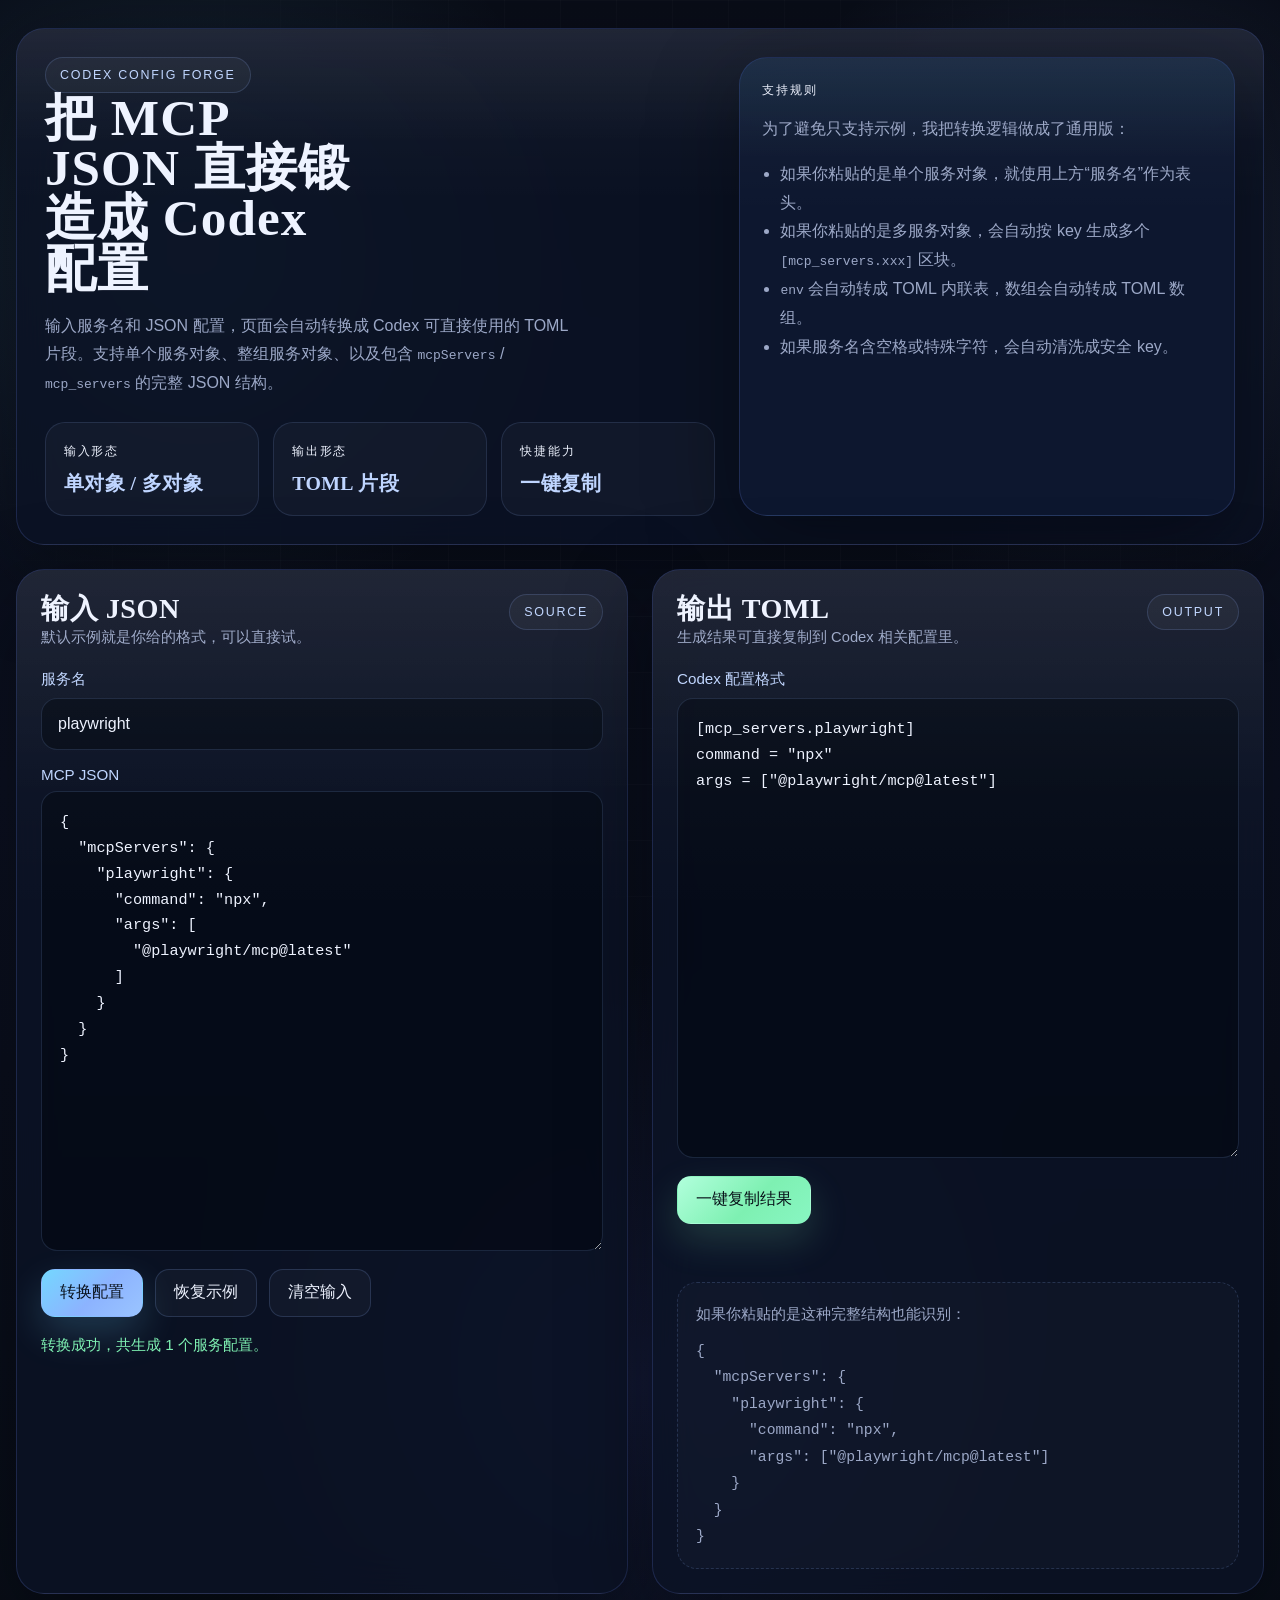
<file: desktop-folders/х╜Тцбг/ux_test/mcp_json_to_codex/index.html>
<!DOCTYPE html>
<html lang="zh-CN">
<head>
  <meta charset="UTF-8">
  <meta name="viewport" content="width=device-width, initial-scale=1.0">
  <title>MCP JSON 转 Codex 配置</title>
  <style>
    :root {
      --bg: #0b1020;
      --bg-soft: #121a32;
      --panel: rgba(12, 19, 37, 0.82);
      --panel-strong: rgba(14, 24, 48, 0.96);
      --line: rgba(115, 145, 255, 0.18);
      --line-strong: rgba(131, 167, 255, 0.34);
      --text: #eef3ff;
      --muted: #9ca8c7;
      --accent: #8cb3ff;
      --accent-strong: #bfd5ff;
      --glow: #74d7ff;
      --good: #7ef0b2;
      --warn: #ff9e80;
      --shadow: 0 28px 90px rgba(0, 0, 0, 0.38);
      --radius-xl: 28px;
      --radius-lg: 20px;
      --radius-md: 16px;
      --ease: 220ms ease;
    }

    * {
      box-sizing: border-box;
    }

    html,
    body {
      min-height: 100%;
    }

    body {
      margin: 0;
      font-family: "Segoe UI", "PingFang SC", "Microsoft YaHei", sans-serif;
      color: var(--text);
      background:
        radial-gradient(circle at 15% 15%, rgba(116, 215, 255, 0.12), transparent 22%),
        radial-gradient(circle at 85% 16%, rgba(140, 179, 255, 0.15), transparent 20%),
        radial-gradient(circle at 50% 85%, rgba(90, 108, 255, 0.14), transparent 28%),
        linear-gradient(180deg, #090d18 0%, var(--bg) 48%, #080d17 100%);
      overflow-x: hidden;
    }

    body::before {
      content: "";
      position: fixed;
      inset: 0;
      pointer-events: none;
      background-image:
        linear-gradient(rgba(255, 255, 255, 0.022) 1px, transparent 1px),
        linear-gradient(90deg, rgba(255, 255, 255, 0.022) 1px, transparent 1px);
      background-size: 56px 56px;
      mask-image: radial-gradient(circle at center, black 48%, transparent 92%);
    }

    button,
    input,
    textarea {
      font: inherit;
    }

    .page {
      width: min(1480px, calc(100% - 32px));
      margin: 0 auto;
      padding: 28px 0 36px;
    }

    .hero,
    .panel,
    .tip-card {
      position: relative;
      overflow: hidden;
      border-radius: var(--radius-xl);
      border: 1px solid var(--line);
      background:
        linear-gradient(180deg, rgba(255, 255, 255, 0.05), transparent 22%),
        var(--panel);
      box-shadow: var(--shadow);
      backdrop-filter: blur(22px);
      -webkit-backdrop-filter: blur(22px);
    }

    .hero::before,
    .panel::before,
    .tip-card::before {
      content: "";
      position: absolute;
      inset: 0;
      background: linear-gradient(180deg, rgba(255, 255, 255, 0.04), transparent 34%);
      pointer-events: none;
    }

    .hero {
      padding: 28px;
      display: grid;
      grid-template-columns: minmax(0, 1.15fr) minmax(320px, 0.85fr);
      gap: 24px;
      align-items: stretch;
    }

    .hero h1,
    .section-title,
    .meta-number {
      margin: 0;
      font-family: Georgia, "Times New Roman", serif;
      font-weight: 700;
      letter-spacing: 0.02em;
    }

    .hero h1 {
      font-size: clamp(2.6rem, 4vw, 4.4rem);
      line-height: 0.98;
      max-width: 12ch;
    }

    .eyebrow,
    .badge,
    .tip-title {
      letter-spacing: 0.14em;
      text-transform: uppercase;
      font-size: 0.78rem;
    }

    .eyebrow,
    .badge {
      display: inline-flex;
      align-items: center;
      gap: 8px;
      padding: 10px 14px;
      border-radius: 999px;
      color: var(--accent-strong);
      background: rgba(255, 255, 255, 0.04);
      border: 1px solid rgba(140, 179, 255, 0.18);
      white-space: nowrap;
    }

    .hero-copy p,
    .tip-card p,
    .helper,
    .status {
      color: var(--muted);
      line-height: 1.8;
    }

    .hero-copy p {
      margin: 18px 0 0;
      max-width: 60ch;
    }

    .hero-stats {
      display: grid;
      grid-template-columns: repeat(3, minmax(0, 1fr));
      gap: 14px;
      margin-top: 24px;
    }

    .stat-card {
      border-radius: var(--radius-lg);
      padding: 18px;
      border: 1px solid rgba(140, 179, 255, 0.14);
      background: rgba(255, 255, 255, 0.03);
    }

    .meta-number {
      display: block;
      margin-top: 10px;
      font-size: 1.24rem;
      color: var(--accent-strong);
    }

    .tip-card {
      padding: 22px;
      background:
        linear-gradient(180deg, rgba(116, 215, 255, 0.08), transparent 22%),
        var(--panel-strong);
    }

    .tip-card ul {
      padding-left: 18px;
      margin: 16px 0 0;
      color: var(--muted);
      line-height: 1.8;
    }

    .workspace {
      display: grid;
      grid-template-columns: minmax(0, 1fr) minmax(0, 1fr);
      gap: 24px;
      margin-top: 24px;
    }

    .panel {
      padding: 24px;
    }

    .panel-head {
      display: flex;
      align-items: flex-start;
      justify-content: space-between;
      gap: 16px;
      margin-bottom: 18px;
    }

    .section-title {
      font-size: clamp(1.5rem, 2.2vw, 2.2rem);
      line-height: 1.08;
    }

    .field-grid {
      display: grid;
      gap: 16px;
    }

    .field {
      display: grid;
      gap: 8px;
    }

    .field label {
      color: var(--accent-strong);
      font-size: 0.95rem;
    }

    .text-input,
    .code-area {
      width: 100%;
      border-radius: var(--radius-md);
      border: 1px solid rgba(140, 179, 255, 0.16);
      background: rgba(4, 9, 18, 0.62);
      color: var(--text);
      transition: border-color var(--ease), box-shadow var(--ease), background-color var(--ease);
      outline: none;
    }

    .text-input {
      min-height: 52px;
      padding: 0 16px;
    }

    .code-area {
      min-height: 460px;
      padding: 18px;
      resize: vertical;
      font-family: Consolas, "SFMono-Regular", Monaco, monospace;
      font-size: 0.95rem;
      line-height: 1.7;
    }

    .text-input:focus,
    .code-area:focus {
      border-color: rgba(116, 215, 255, 0.46);
      box-shadow: 0 0 0 4px rgba(116, 215, 255, 0.08);
      background: rgba(8, 14, 26, 0.82);
    }

    .actions {
      display: flex;
      flex-wrap: wrap;
      gap: 12px;
      margin-top: 18px;
    }

    .button {
      min-height: 48px;
      padding: 0 18px;
      border-radius: 14px;
      border: 1px solid transparent;
      transition: transform var(--ease), border-color var(--ease), background-color var(--ease), box-shadow var(--ease);
    }

    .button:hover,
    .button:focus-visible {
      transform: translateY(-1px);
      outline: none;
    }

    .button-primary {
      color: #08111c;
      background: linear-gradient(135deg, var(--glow), var(--accent) 54%, #9ac4ff);
      box-shadow: 0 16px 38px rgba(116, 215, 255, 0.2);
    }

    .button-secondary {
      color: var(--text);
      background: rgba(255, 255, 255, 0.03);
      border-color: rgba(140, 179, 255, 0.18);
    }

    .button-copy {
      color: #071018;
      background: linear-gradient(135deg, #b1ffdc, #7ef0b2 56%, #88f6c2);
      box-shadow: 0 16px 38px rgba(126, 240, 178, 0.18);
    }

    .status {
      min-height: 1.6em;
      margin-top: 14px;
      font-size: 0.95rem;
    }

    .status--error {
      color: var(--warn);
    }

    .status--ok {
      color: var(--good);
    }

    .helper {
      margin: 0;
      font-size: 0.92rem;
    }

    .footer-note {
      margin-top: 20px;
      padding: 18px;
      border-radius: var(--radius-lg);
      border: 1px dashed rgba(140, 179, 255, 0.18);
      background: rgba(255, 255, 255, 0.02);
    }

    @media (max-width: 1100px) {
      .hero,
      .workspace {
        grid-template-columns: 1fr;
      }

      .hero-stats {
        grid-template-columns: 1fr;
      }
    }

    @media (max-width: 720px) {
      .page {
        width: min(1480px, calc(100% - 18px));
      }

      .hero,
      .panel,
      .tip-card {
        padding: 20px;
      }

      .actions {
        display: grid;
      }
    }
  </style>
</head>
<body>
  <div class="page">
    <section class="hero">
      <div class="hero-copy">
        <span class="eyebrow">Codex Config Forge</span>
        <h1>把 MCP JSON 直接锻造成 Codex 配置</h1>
        <p>输入服务名和 JSON 配置，页面会自动转换成 Codex 可直接使用的 TOML 片段。支持单个服务对象、整组服务对象、以及包含 <code>mcpServers</code> / <code>mcp_servers</code> 的完整 JSON 结构。</p>
        <div class="hero-stats">
          <div class="stat-card">
            <span class="tip-title">输入形态</span>
            <strong class="meta-number">单对象 / 多对象</strong>
          </div>
          <div class="stat-card">
            <span class="tip-title">输出形态</span>
            <strong class="meta-number">TOML 片段</strong>
          </div>
          <div class="stat-card">
            <span class="tip-title">快捷能力</span>
            <strong class="meta-number">一键复制</strong>
          </div>
        </div>
      </div>

      <aside class="tip-card">
        <span class="tip-title">支持规则</span>
        <p>为了避免只支持示例，我把转换逻辑做成了通用版：</p>
        <ul>
          <li>如果你粘贴的是单个服务对象，就使用上方“服务名”作为表头。</li>
          <li>如果你粘贴的是多服务对象，会自动按 key 生成多个 <code>[mcp_servers.xxx]</code> 区块。</li>
          <li><code>env</code> 会自动转成 TOML 内联表，数组会自动转成 TOML 数组。</li>
          <li>如果服务名含空格或特殊字符，会自动清洗成安全 key。</li>
        </ul>
      </aside>
    </section>

    <section class="workspace">
      <article class="panel">
        <div class="panel-head">
          <div>
            <h2 class="section-title">输入 JSON</h2>
            <p class="helper">默认示例就是你给的格式，可以直接试。</p>
          </div>
          <span class="badge">Source</span>
        </div>

        <div class="field-grid">
          <div class="field">
            <label for="serverNameInput">服务名</label>
            <input id="serverNameInput" class="text-input" type="text" value="playwright" placeholder="例如：playwright">
          </div>

          <div class="field">
            <label for="jsonInput">MCP JSON</label>
            <textarea id="jsonInput" class="code-area" spellcheck="false">{
  "mcpServers": {
    "playwright": {
      "command": "npx",
      "args": [
        "@playwright/mcp@latest"
      ]
    }
  }
}</textarea>
          </div>
        </div>

        <div class="actions">
          <button id="convertButton" class="button button-primary" type="button">转换配置</button>
          <button id="sampleButton" class="button button-secondary" type="button">恢复示例</button>
          <button id="clearButton" class="button button-secondary" type="button">清空输入</button>
        </div>

        <div id="inputStatus" class="status" aria-live="polite"></div>
      </article>

      <article class="panel">
        <div class="panel-head">
          <div>
            <h2 class="section-title">输出 TOML</h2>
            <p class="helper">生成结果可直接复制到 Codex 相关配置里。</p>
          </div>
          <span class="badge">Output</span>
        </div>

        <div class="field">
          <label for="tomlOutput">Codex 配置格式</label>
          <textarea id="tomlOutput" class="code-area" spellcheck="false" readonly>[mcp_servers.playwright]
command = "npx"
args = ["@playwright/mcp@latest"]</textarea>
        </div>

        <div class="actions">
          <button id="copyButton" class="button button-copy" type="button">一键复制结果</button>
        </div>

        <div id="outputStatus" class="status" aria-live="polite"></div>

        <div class="footer-note">
          <p class="helper">如果你粘贴的是这种完整结构也能识别：</p>
<pre class="helper" style="white-space: pre-wrap; margin: 10px 0 0;"><code>{
  "mcpServers": {
    "playwright": {
      "command": "npx",
      "args": ["@playwright/mcp@latest"]
    }
  }
}</code></pre>
        </div>
      </article>
    </section>
  </div>

  <script>
    const SAMPLE_JSON = `{
  "mcpServers": {
    "playwright": {
      "command": "npx",
      "args": [
        "@playwright/mcp@latest"
      ]
    }
  }
}`;

    const dom = {
      serverNameInput: document.getElementById("serverNameInput"),
      jsonInput: document.getElementById("jsonInput"),
      tomlOutput: document.getElementById("tomlOutput"),
      inputStatus: document.getElementById("inputStatus"),
      outputStatus: document.getElementById("outputStatus"),
      convertButton: document.getElementById("convertButton"),
      copyButton: document.getElementById("copyButton"),
      sampleButton: document.getElementById("sampleButton"),
      clearButton: document.getElementById("clearButton")
    };

    initializeConverter();

    function initializeConverter() {
      dom.convertButton.addEventListener("click", handleConvert);
      dom.copyButton.addEventListener("click", handleCopy);
      dom.sampleButton.addEventListener("click", handleRestoreSample);
      dom.clearButton.addEventListener("click", handleClearInput);
      dom.jsonInput.addEventListener("input", debounce(handleConvert, 160));
      dom.serverNameInput.addEventListener("input", debounce(handleConvert, 160));
      handleConvert();
    }

    function handleConvert() {
      try {
        const jsonText = dom.jsonInput.value.trim();
        if (!jsonText) {
          dom.tomlOutput.value = "";
          setStatus(dom.inputStatus, "请输入要转换的 JSON。", "error");
          setStatus(dom.outputStatus, "", "");
          return;
        }

        const parsed = JSON.parse(jsonText);
        const normalizedServers = normalizeServers(parsed, dom.serverNameInput.value);
        if (!normalizedServers.length) {
          throw new Error("没有识别到可转换的 MCP 服务对象。");
        }

        const tomlResult = normalizedServers.map(renderServerBlock).join("\n\n");
        dom.tomlOutput.value = tomlResult;
        setStatus(dom.inputStatus, "转换成功，共生成 " + normalizedServers.length + " 个服务配置。", "ok");
        setStatus(dom.outputStatus, "", "");
      } catch (error) {
        dom.tomlOutput.value = "";
        setStatus(dom.inputStatus, error.message || "转换失败。", "error");
      }
    }

    async function handleCopy() {
      const output = dom.tomlOutput.value.trim();
      if (!output) {
        setStatus(dom.outputStatus, "没有可复制的结果。", "error");
        return;
      }

      try {
        await navigator.clipboard.writeText(output);
        setStatus(dom.outputStatus, "复制成功，结果已进入剪贴板。", "ok");
      } catch (error) {
        dom.tomlOutput.focus();
        dom.tomlOutput.select();
        setStatus(dom.outputStatus, "系统复制失败，已自动选中结果，可手动复制。", "error");
      }
    }

    function handleRestoreSample() {
      dom.serverNameInput.value = "playwright";
      dom.jsonInput.value = SAMPLE_JSON;
      handleConvert();
    }

    function handleClearInput() {
      dom.jsonInput.value = "";
      dom.tomlOutput.value = "";
      setStatus(dom.inputStatus, "输入已清空。", "ok");
      setStatus(dom.outputStatus, "", "");
      dom.jsonInput.focus();
    }

    function normalizeServers(parsedJson, fallbackServerName) {
      if (isServerConfig(parsedJson)) {
        return [
          {
            name: sanitizeServerName(fallbackServerName || "server"),
            config: parsedJson
          }
        ];
      }

      const wrappedGroups = ["mcpServers", "mcp_servers", "servers"];
      for (const groupKey of wrappedGroups) {
        if (parsedJson && typeof parsedJson === "object" && !Array.isArray(parsedJson) && parsedJson[groupKey] && typeof parsedJson[groupKey] === "object") {
          return normalizeServerMap(parsedJson[groupKey]);
        }
      }

      if (parsedJson && typeof parsedJson === "object" && !Array.isArray(parsedJson)) {
        return normalizeServerMap(parsedJson);
      }

      throw new Error("JSON 顶层结构无法识别，请检查输入格式。");
    }

    function normalizeServerMap(serverMap) {
      const entries = Object.entries(serverMap).filter(([, value]) => isServerConfig(value));
      if (!entries.length) {
        return [];
      }

      return entries.map(([name, config]) => ({
        name: sanitizeServerName(name),
        config
      }));
    }

    function isServerConfig(value) {
      return Boolean(
        value &&
        typeof value === "object" &&
        !Array.isArray(value) &&
        typeof value.command === "string"
      );
    }

    function sanitizeServerName(rawName) {
      const cleanedName = String(rawName || "server")
        .trim()
        .replace(/\s+/g, "_")
        .replace(/[^A-Za-z0-9_-]/g, "_");

      if (!cleanedName) {
        return "server";
      }

      if (/^[0-9]/.test(cleanedName)) {
        return "server_" + cleanedName;
      }

      return cleanedName;
    }

    function renderServerBlock(serverEntry) {
      const { name, config } = serverEntry;
      const lines = ["[mcp_servers." + name + "]"];
      const orderedKeys = sortConfigKeys(config);

      orderedKeys.forEach((key) => {
        const value = config[key];
        if (typeof value === "undefined") {
          return;
        }
        lines.push(key + " = " + renderTomlValue(value));
      });

      return lines.join("\n");
    }

    function sortConfigKeys(config) {
      const preferredOrder = ["command", "args", "cwd", "env", "timeout_ms", "enabled", "disabled"];
      const keys = Object.keys(config);
      return keys.sort((left, right) => {
        const leftIndex = preferredOrder.indexOf(left);
        const rightIndex = preferredOrder.indexOf(right);

        if (leftIndex === -1 && rightIndex === -1) {
          return left.localeCompare(right);
        }
        if (leftIndex === -1) {
          return 1;
        }
        if (rightIndex === -1) {
          return -1;
        }
        return leftIndex - rightIndex;
      });
    }

    function renderTomlValue(value) {
      if (typeof value === "string") {
        return quoteString(value);
      }

      if (typeof value === "number" || typeof value === "boolean") {
        return String(value);
      }

      if (Array.isArray(value)) {
        return "[" + value.map(renderTomlValue).join(", ") + "]";
      }

      if (value && typeof value === "object") {
        const entries = Object.entries(value).map(([key, entryValue]) => key + " = " + renderTomlValue(entryValue));
        return "{ " + entries.join(", ") + " }";
      }

      return quoteString(String(value));
    }

    function quoteString(value) {
      return JSON.stringify(String(value));
    }

    function setStatus(target, text, tone) {
      target.textContent = text;
      target.className = "status" + (tone ? " status--" + tone : "");
    }

    function debounce(callback, wait) {
      let timer = null;
      return function debouncedHandler() {
        window.clearTimeout(timer);
        timer = window.setTimeout(callback, wait);
      };
    }
  </script>
</body>
</html>
</file>
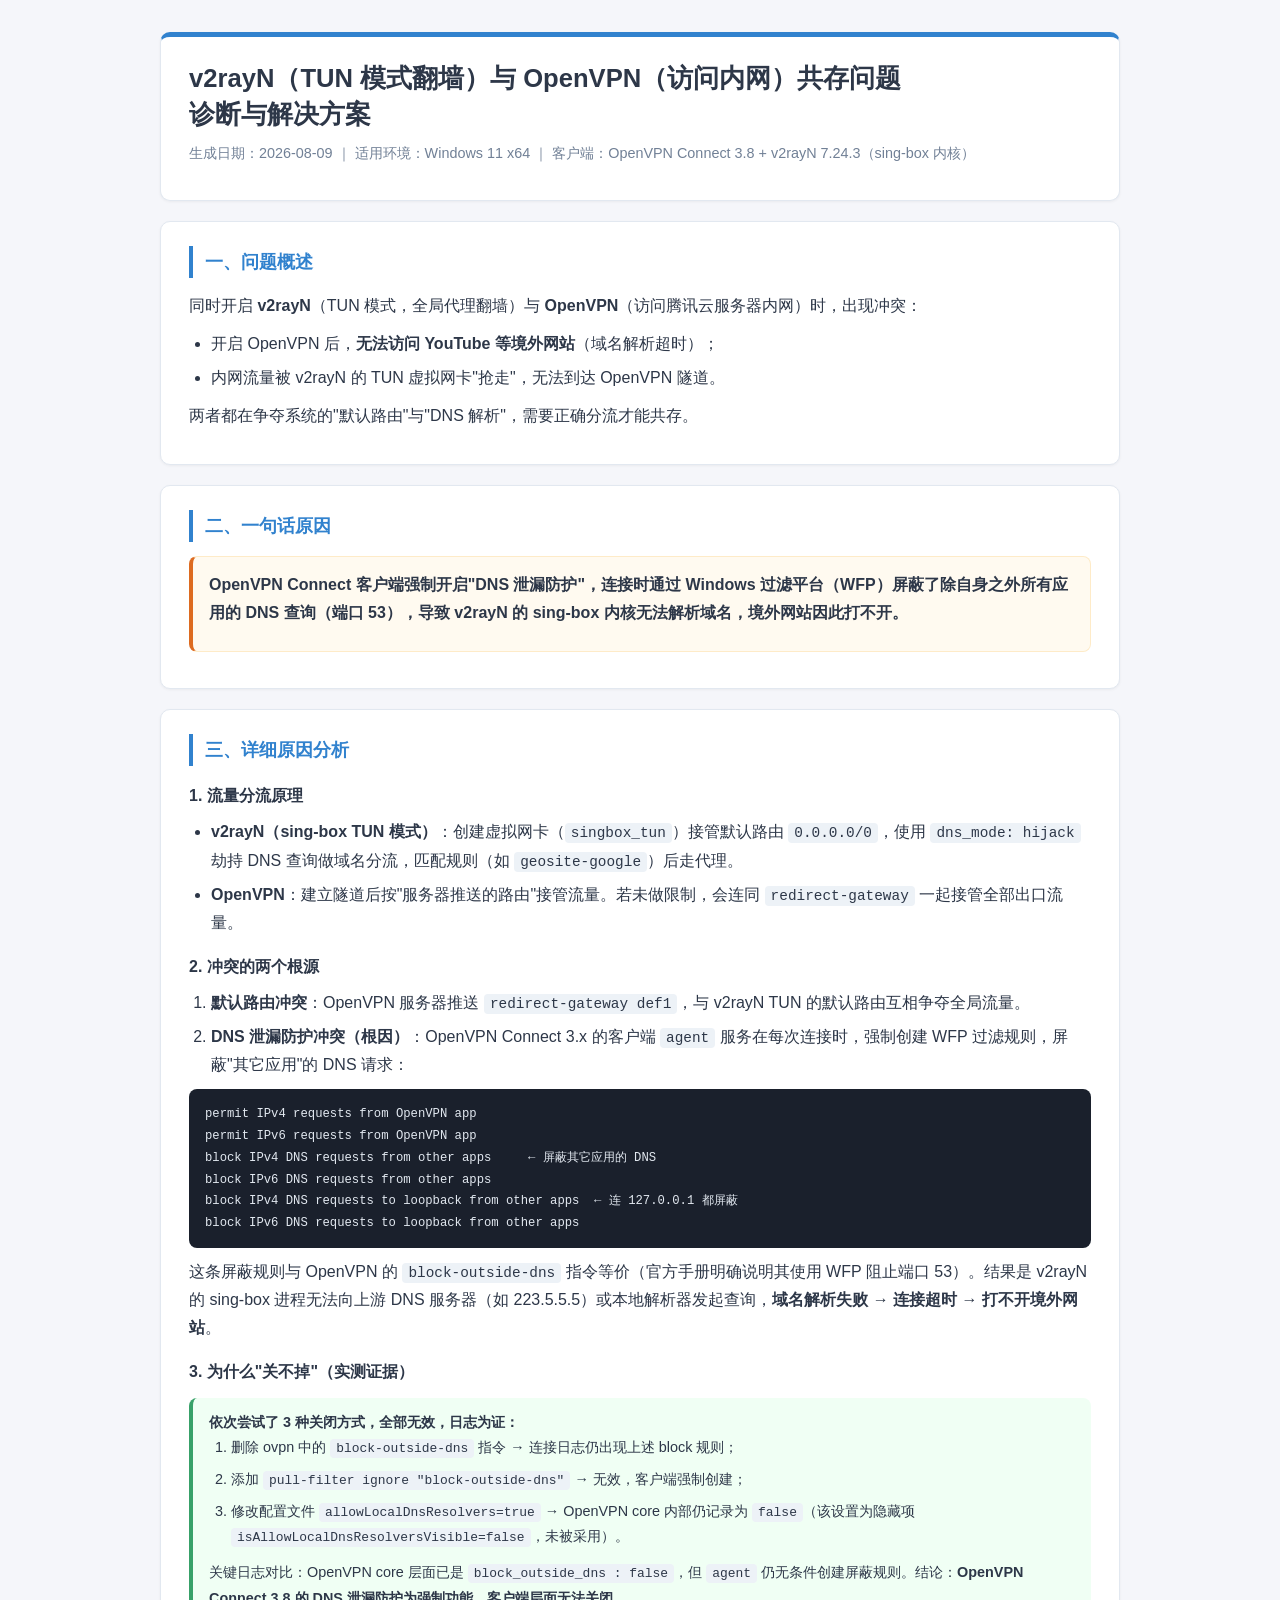
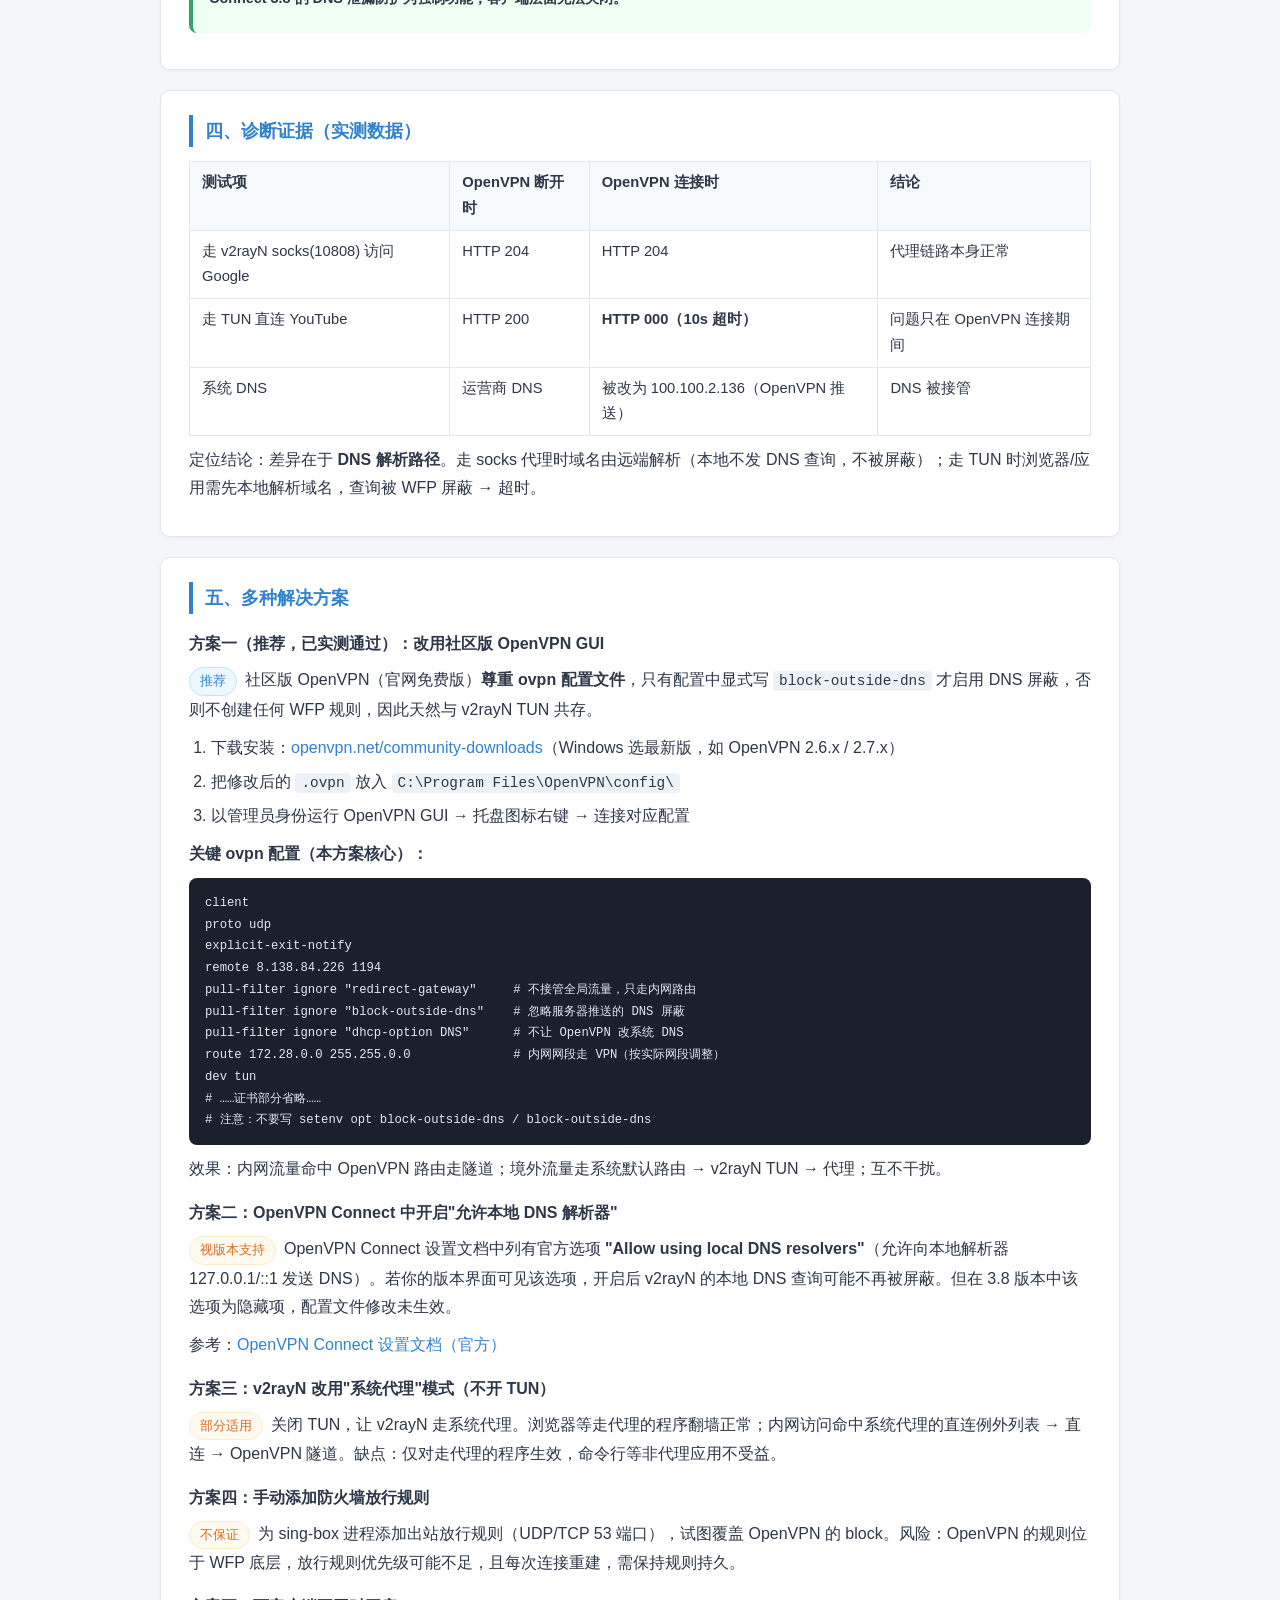
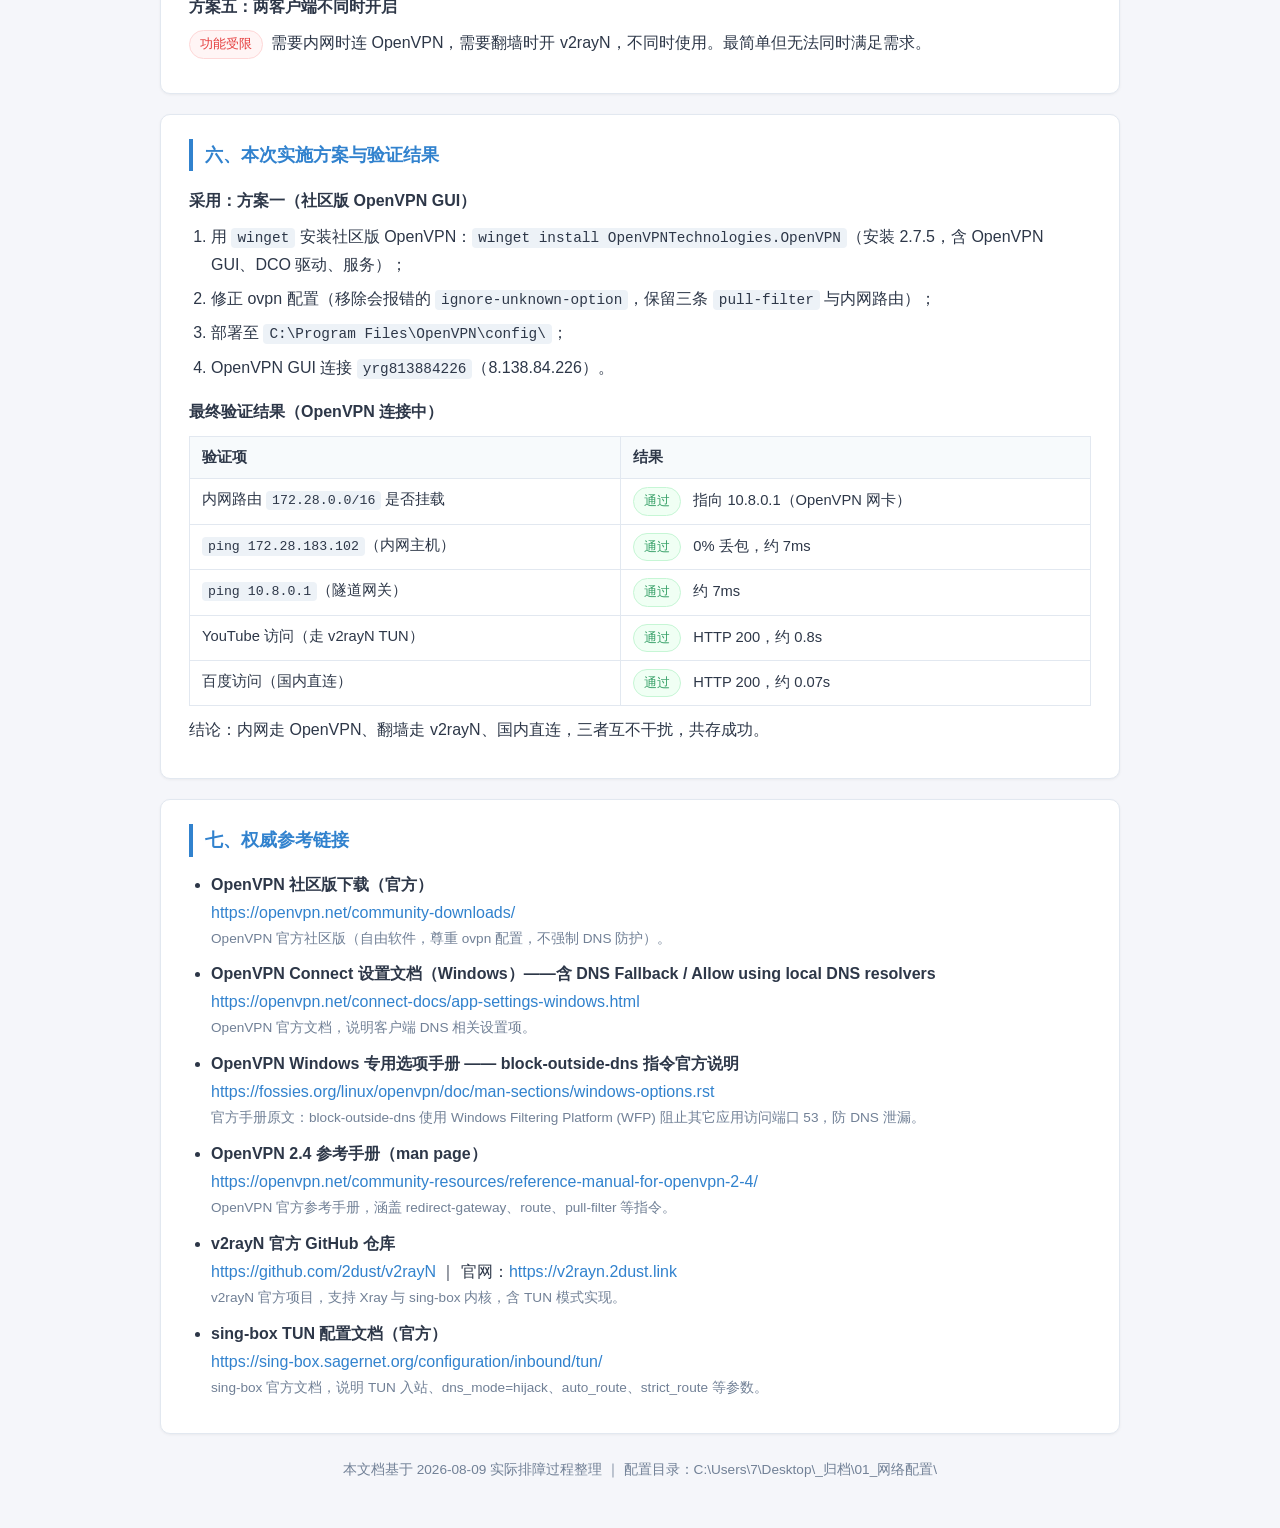
<file: desktop-folders/_х╜Тцбг/01_ч╜Сч╗ЬщЕНч╜о/v2rayN-OpenVPNхЕ▒хнШщЧощвШшпКцЦнф╕ОшзгхЖ│.html>
<!DOCTYPE html>
<html lang="zh-CN">
<head>
<meta charset="UTF-8">
<meta name="viewport" content="width=device-width, initial-scale=1.0">
<title>v2rayN + OpenVPN 共存问题诊断与解决</title>
<style>
  :root {
    --bg: #f5f6fa;
    --card: #ffffff;
    --ink: #2d3748;
    --sub: #718096;
    --line: #e2e8f0;
    --accent: #3182ce;
    --ok: #38a169;
    --warn: #dd6b20;
    --err: #e53e3e;
    --code-bg: #edf2f7;
  }
  * { box-sizing: border-box; margin: 0; padding: 0; }
  body {
    font-family: "Segoe UI", "Microsoft YaHei", "PingFang SC", sans-serif;
    background: var(--bg);
    color: var(--ink);
    line-height: 1.75;
    padding: 32px 16px;
  }
  .container { max-width: 960px; margin: 0 auto; }
  header.card { border-top: 5px solid var(--accent); }
  h1 { font-size: 1.6rem; line-height: 1.4; margin-bottom: 8px; }
  .meta { color: var(--sub); font-size: 0.9rem; }
  .card {
    background: var(--card);
    border: 1px solid var(--line);
    border-radius: 10px;
    padding: 24px 28px;
    margin-bottom: 20px;
    box-shadow: 0 1px 3px rgba(0,0,0,.05);
  }
  h2 {
    font-size: 1.15rem;
    color: var(--accent);
    border-left: 4px solid var(--accent);
    padding-left: 12px;
    margin-bottom: 14px;
  }
  h3 { font-size: 1rem; margin: 16px 0 8px; }
  p { margin-bottom: 10px; }
  ul, ol { padding-left: 22px; margin-bottom: 10px; }
  li { margin-bottom: 6px; }
  code {
    background: var(--code-bg);
    padding: 2px 6px;
    border-radius: 4px;
    font-family: Consolas, "Courier New", monospace;
    font-size: 0.9em;
  }
  pre {
    background: #1a202c;
    color: #e2e8f0;
    padding: 14px 16px;
    border-radius: 8px;
    overflow-x: auto;
    font-size: 0.85rem;
    line-height: 1.6;
    margin: 10px 0;
  }
  pre code { background: none; color: inherit; padding: 0; }
  .tag { display: inline-block; padding: 2px 10px; border-radius: 20px; font-size: 0.8rem; margin-right: 8px; }
  .tag-ok { background: #f0fff4; color: var(--ok); border: 1px solid #c6f6d5; }
  .tag-warn { background: #fffaf0; color: var(--warn); border: 1px solid #feebc8; }
  .tag-err { background: #fff5f5; color: var(--err); border: 1px solid #fed7d7; }
  .tag-rec { background: #ebf8ff; color: var(--accent); border: 1px solid #bee3f8; }
  table { width: 100%; border-collapse: collapse; margin: 10px 0; font-size: 0.92rem; }
  th, td { border: 1px solid var(--line); padding: 8px 12px; text-align: left; vertical-align: top; }
  th { background: #f7fafc; font-weight: 600; }
  .reason-box {
    background: #fffaf0;
    border: 1px solid #feebc8;
    border-left: 4px solid var(--warn);
    border-radius: 8px;
    padding: 14px 16px;
    margin: 12px 0;
  }
  .evidence {
    background: #f0fff4;
    border-left: 4px solid var(--ok);
    border-radius: 8px;
    padding: 12px 16px;
    margin: 12px 0;
    font-size: 0.9rem;
  }
  a { color: var(--accent); text-decoration: none; }
  a:hover { text-decoration: underline; }
  .links li { margin-bottom: 10px; }
  .links .src { color: var(--sub); font-size: 0.85rem; }
  .footer { text-align: center; color: var(--sub); font-size: 0.85rem; margin-top: 24px; }
  @media (max-width: 600px) {
    .card { padding: 16px 18px; }
    h1 { font-size: 1.3rem; }
  }
</style>
</head>
<body>
<div class="container">

  <header class="card">
    <h1>v2rayN（TUN 模式翻墙）与 OpenVPN（访问内网）共存问题<br>诊断与解决方案</h1>
    <p class="meta">生成日期：2026-08-09 ｜ 适用环境：Windows 11 x64 ｜ 客户端：OpenVPN Connect 3.8 + v2rayN 7.24.3（sing-box 内核）</p>
  </header>

  <!-- 问题概述 -->
  <section class="card">
    <h2>一、问题概述</h2>
    <p>同时开启 <strong>v2rayN</strong>（TUN 模式，全局代理翻墙）与 <strong>OpenVPN</strong>（访问腾讯云服务器内网）时，出现冲突：</p>
    <ul>
      <li>开启 OpenVPN 后，<strong>无法访问 YouTube 等境外网站</strong>（域名解析超时）；</li>
      <li>内网流量被 v2rayN 的 TUN 虚拟网卡"抢走"，无法到达 OpenVPN 隧道。</li>
    </ul>
    <p>两者都在争夺系统的"默认路由"与"DNS 解析"，需要正确分流才能共存。</p>
  </section>

  <!-- 一句话原因 -->
  <section class="card">
    <h2>二、一句话原因</h2>
    <div class="reason-box">
      <p><strong>OpenVPN Connect 客户端强制开启"DNS 泄漏防护"，连接时通过 Windows 过滤平台（WFP）屏蔽了除自身之外所有应用的 DNS 查询（端口 53），导致 v2rayN 的 sing-box 内核无法解析域名，境外网站因此打不开。</strong></p>
    </div>
  </section>

  <!-- 详细原因 -->
  <section class="card">
    <h2>三、详细原因分析</h2>
    <h3>1. 流量分流原理</h3>
    <ul>
      <li><strong>v2rayN（sing-box TUN 模式）</strong>：创建虚拟网卡（<code>singbox_tun</code>）接管默认路由 <code>0.0.0.0/0</code>，使用 <code>dns_mode: hijack</code> 劫持 DNS 查询做域名分流，匹配规则（如 <code>geosite-google</code>）后走代理。</li>
      <li><strong>OpenVPN</strong>：建立隧道后按"服务器推送的路由"接管流量。若未做限制，会连同 <code>redirect-gateway</code> 一起接管全部出口流量。</li>
    </ul>

    <h3>2. 冲突的两个根源</h3>
    <ol>
      <li><strong>默认路由冲突</strong>：OpenVPN 服务器推送 <code>redirect-gateway def1</code>，与 v2rayN TUN 的默认路由互相争夺全局流量。</li>
      <li><strong>DNS 泄漏防护冲突（根因）</strong>：OpenVPN Connect 3.x 的客户端 <code>agent</code> 服务在每次连接时，强制创建 WFP 过滤规则，屏蔽"其它应用"的 DNS 请求：</li>
    </ol>
    <pre><code>permit IPv4 requests from OpenVPN app
permit IPv6 requests from OpenVPN app
block IPv4 DNS requests from other apps     ← 屏蔽其它应用的 DNS
block IPv6 DNS requests from other apps
block IPv4 DNS requests to loopback from other apps  ← 连 127.0.0.1 都屏蔽
block IPv6 DNS requests to loopback from other apps</code></pre>
    <p>这条屏蔽规则与 OpenVPN 的 <code>block-outside-dns</code> 指令等价（官方手册明确说明其使用 WFP 阻止端口 53）。结果是 v2rayN 的 sing-box 进程无法向上游 DNS 服务器（如 223.5.5.5）或本地解析器发起查询，<strong>域名解析失败 → 连接超时 → 打不开境外网站</strong>。</p>

    <h3>3. 为什么"关不掉"（实测证据）</h3>
    <div class="evidence">
      <strong>依次尝试了 3 种关闭方式，全部无效，日志为证：</strong>
      <ol>
        <li>删除 ovpn 中的 <code>block-outside-dns</code> 指令 → 连接日志仍出现上述 block 规则；</li>
        <li>添加 <code>pull-filter ignore "block-outside-dns"</code> → 无效，客户端强制创建；</li>
        <li>修改配置文件 <code>allowLocalDnsResolvers=true</code> → OpenVPN core 内部仍记录为 <code>false</code>（该设置为隐藏项 <code>isAllowLocalDnsResolversVisible=false</code>，未被采用）。</li>
      </ol>
      <p>关键日志对比：OpenVPN core 层面已是 <code>block_outside_dns : false</code>，但 <code>agent</code> 仍无条件创建屏蔽规则。结论：<strong>OpenVPN Connect 3.8 的 DNS 泄漏防护为强制功能，客户端层面无法关闭。</strong></p>
    </div>
  </section>

  <!-- 诊断证据 -->
  <section class="card">
    <h2>四、诊断证据（实测数据）</h2>
    <table>
      <tr><th>测试项</th><th>OpenVPN 断开时</th><th>OpenVPN 连接时</th><th>结论</th></tr>
      <tr><td>走 v2rayN socks(10808) 访问 Google</td><td>HTTP 204</td><td>HTTP 204</td><td>代理链路本身正常</td></tr>
      <tr><td>走 TUN 直连 YouTube</td><td>HTTP 200</td><td><strong>HTTP 000（10s 超时）</strong></td><td>问题只在 OpenVPN 连接期间</td></tr>
      <tr><td>系统 DNS</td><td>运营商 DNS</td><td>被改为 100.100.2.136（OpenVPN 推送）</td><td>DNS 被接管</td></tr>
    </table>
    <p>定位结论：差异在于 <strong>DNS 解析路径</strong>。走 socks 代理时域名由远端解析（本地不发 DNS 查询，不被屏蔽）；走 TUN 时浏览器/应用需先本地解析域名，查询被 WFP 屏蔽 → 超时。</p>
  </section>

  <!-- 多种解决方案 -->
  <section class="card">
    <h2>五、多种解决方案</h2>

    <h3>方案一（推荐，已实测通过）：改用社区版 OpenVPN GUI</h3>
    <p><span class="tag tag-rec">推荐</span>社区版 OpenVPN（官网免费版）<strong>尊重 ovpn 配置文件</strong>，只有配置中显式写 <code>block-outside-dns</code> 才启用 DNS 屏蔽，否则不创建任何 WFP 规则，因此天然与 v2rayN TUN 共存。</p>
    <ol>
      <li>下载安装：<a href="https://openvpn.net/community-downloads/">openvpn.net/community-downloads</a>（Windows 选最新版，如 OpenVPN 2.6.x / 2.7.x）</li>
      <li>把修改后的 <code>.ovpn</code> 放入 <code>C:\Program Files\OpenVPN\config\</code></li>
      <li>以管理员身份运行 OpenVPN GUI → 托盘图标右键 → 连接对应配置</li>
    </ol>
    <p><strong>关键 ovpn 配置（本方案核心）：</strong></p>
    <pre><code>client
proto udp
explicit-exit-notify
remote 8.138.84.226 1194
pull-filter ignore "redirect-gateway"     # 不接管全局流量，只走内网路由
pull-filter ignore "block-outside-dns"    # 忽略服务器推送的 DNS 屏蔽
pull-filter ignore "dhcp-option DNS"      # 不让 OpenVPN 改系统 DNS
route 172.28.0.0 255.255.0.0              # 内网网段走 VPN（按实际网段调整）
dev tun
# ……证书部分省略……
# 注意：不要写 setenv opt block-outside-dns / block-outside-dns</code></pre>
    <p>效果：内网流量命中 OpenVPN 路由走隧道；境外流量走系统默认路由 → v2rayN TUN → 代理；互不干扰。</p>

    <h3>方案二：OpenVPN Connect 中开启"允许本地 DNS 解析器"</h3>
    <p><span class="tag tag-warn">视版本支持</span>OpenVPN Connect 设置文档中列有官方选项 <strong>"Allow using local DNS resolvers"</strong>（允许向本地解析器 127.0.0.1/::1 发送 DNS）。若你的版本界面可见该选项，开启后 v2rayN 的本地 DNS 查询可能不再被屏蔽。但在 3.8 版本中该选项为隐藏项，配置文件修改未生效。</p>
    <p>参考：<a href="https://openvpn.net/connect-docs/app-settings-windows.html">OpenVPN Connect 设置文档（官方）</a></p>

    <h3>方案三：v2rayN 改用"系统代理"模式（不开 TUN）</h3>
    <p><span class="tag tag-warn">部分适用</span>关闭 TUN，让 v2rayN 走系统代理。浏览器等走代理的程序翻墙正常；内网访问命中系统代理的直连例外列表 → 直连 → OpenVPN 隧道。缺点：仅对走代理的程序生效，命令行等非代理应用不受益。</p>

    <h3>方案四：手动添加防火墙放行规则</h3>
    <p><span class="tag tag-warn">不保证</span>为 sing-box 进程添加出站放行规则（UDP/TCP 53 端口），试图覆盖 OpenVPN 的 block。风险：OpenVPN 的规则位于 WFP 底层，放行规则优先级可能不足，且每次连接重建，需保持规则持久。</p>

    <h3>方案五：两客户端不同时开启</h3>
    <p><span class="tag tag-err">功能受限</span>需要内网时连 OpenVPN，需要翻墙时开 v2rayN，不同时使用。最简单但无法同时满足需求。</p>
  </section>

  <!-- 本次实施记录 -->
  <section class="card">
    <h2>六、本次实施方案与验证结果</h2>
    <h3>采用：方案一（社区版 OpenVPN GUI）</h3>
    <ol>
      <li>用 <code>winget</code> 安装社区版 OpenVPN：<code>winget install OpenVPNTechnologies.OpenVPN</code>（安装 2.7.5，含 OpenVPN GUI、DCO 驱动、服务）；</li>
      <li>修正 ovpn 配置（移除会报错的 <code>ignore-unknown-option</code>，保留三条 <code>pull-filter</code> 与内网路由）；</li>
      <li>部署至 <code>C:\Program Files\OpenVPN\config\</code>；</li>
      <li>OpenVPN GUI 连接 <code>yrg813884226</code>（8.138.84.226）。</li>
    </ol>
    <h3>最终验证结果（OpenVPN 连接中）</h3>
    <table>
      <tr><th>验证项</th><th>结果</th></tr>
      <tr><td>内网路由 <code>172.28.0.0/16</code> 是否挂载</td><td><span class="tag tag-ok">通过</span> 指向 10.8.0.1（OpenVPN 网卡）</td></tr>
      <tr><td><code>ping 172.28.183.102</code>（内网主机）</td><td><span class="tag tag-ok">通过</span> 0% 丢包，约 7ms</td></tr>
      <tr><td><code>ping 10.8.0.1</code>（隧道网关）</td><td><span class="tag tag-ok">通过</span> 约 7ms</td></tr>
      <tr><td>YouTube 访问（走 v2rayN TUN）</td><td><span class="tag tag-ok">通过</span> HTTP 200，约 0.8s</td></tr>
      <tr><td>百度访问（国内直连）</td><td><span class="tag tag-ok">通过</span> HTTP 200，约 0.07s</td></tr>
    </table>
    <p>结论：内网走 OpenVPN、翻墙走 v2rayN、国内直连，三者互不干扰，共存成功。</p>
  </section>

  <!-- 权威链接 -->
  <section class="card">
    <h2>七、权威参考链接</h2>
    <ul class="links">
      <li>
        <strong>OpenVPN 社区版下载（官方）</strong><br>
        <a href="https://openvpn.net/community-downloads/">https://openvpn.net/community-downloads/</a>
        <div class="src">OpenVPN 官方社区版（自由软件，尊重 ovpn 配置，不强制 DNS 防护）。</div>
      </li>
      <li>
        <strong>OpenVPN Connect 设置文档（Windows）——含 DNS Fallback / Allow using local DNS resolvers</strong><br>
        <a href="https://openvpn.net/connect-docs/app-settings-windows.html">https://openvpn.net/connect-docs/app-settings-windows.html</a>
        <div class="src">OpenVPN 官方文档，说明客户端 DNS 相关设置项。</div>
      </li>
      <li>
        <strong>OpenVPN Windows 专用选项手册 —— block-outside-dns 指令官方说明</strong><br>
        <a href="https://fossies.org/linux/openvpn/doc/man-sections/windows-options.rst">https://fossies.org/linux/openvpn/doc/man-sections/windows-options.rst</a>
        <div class="src">官方手册原文：block-outside-dns 使用 Windows Filtering Platform (WFP) 阻止其它应用访问端口 53，防 DNS 泄漏。</div>
      </li>
      <li>
        <strong>OpenVPN 2.4 参考手册（man page）</strong><br>
        <a href="https://openvpn.net/community-resources/reference-manual-for-openvpn-2-4/">https://openvpn.net/community-resources/reference-manual-for-openvpn-2-4/</a>
        <div class="src">OpenVPN 官方参考手册，涵盖 redirect-gateway、route、pull-filter 等指令。</div>
      </li>
      <li>
        <strong>v2rayN 官方 GitHub 仓库</strong><br>
        <a href="https://github.com/2dust/v2rayN">https://github.com/2dust/v2rayN</a> ｜ 官网：<a href="https://v2rayn.2dust.link">https://v2rayn.2dust.link</a>
        <div class="src">v2rayN 官方项目，支持 Xray 与 sing-box 内核，含 TUN 模式实现。</div>
      </li>
      <li>
        <strong>sing-box TUN 配置文档（官方）</strong><br>
        <a href="https://sing-box.sagernet.org/configuration/inbound/tun/">https://sing-box.sagernet.org/configuration/inbound/tun/</a>
        <div class="src">sing-box 官方文档，说明 TUN 入站、dns_mode=hijack、auto_route、strict_route 等参数。</div>
      </li>
    </ul>
  </section>

  <footer class="footer">
    本文档基于 2026-08-09 实际排障过程整理 ｜ 配置目录：C:\Users\7\Desktop\_归档\01_网络配置\
  </footer>

</div>
</body>
</html>
</file>
